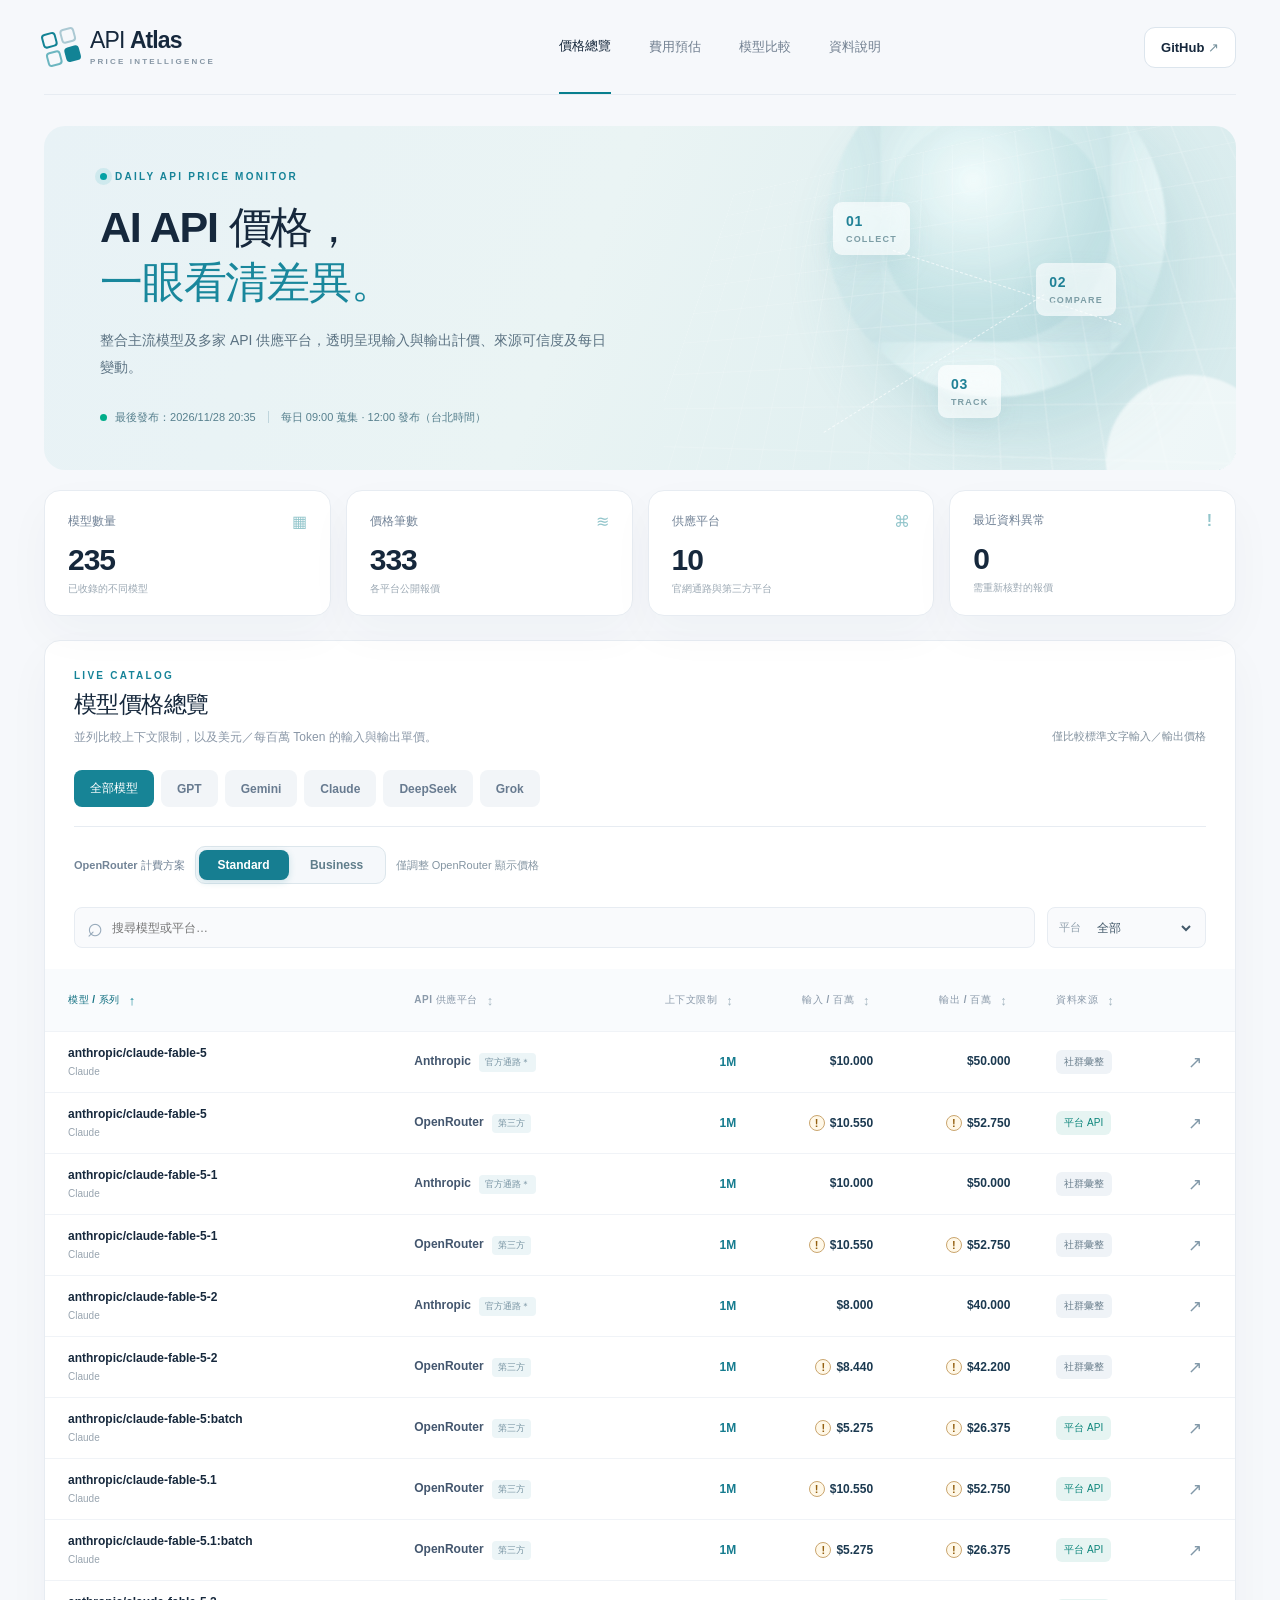
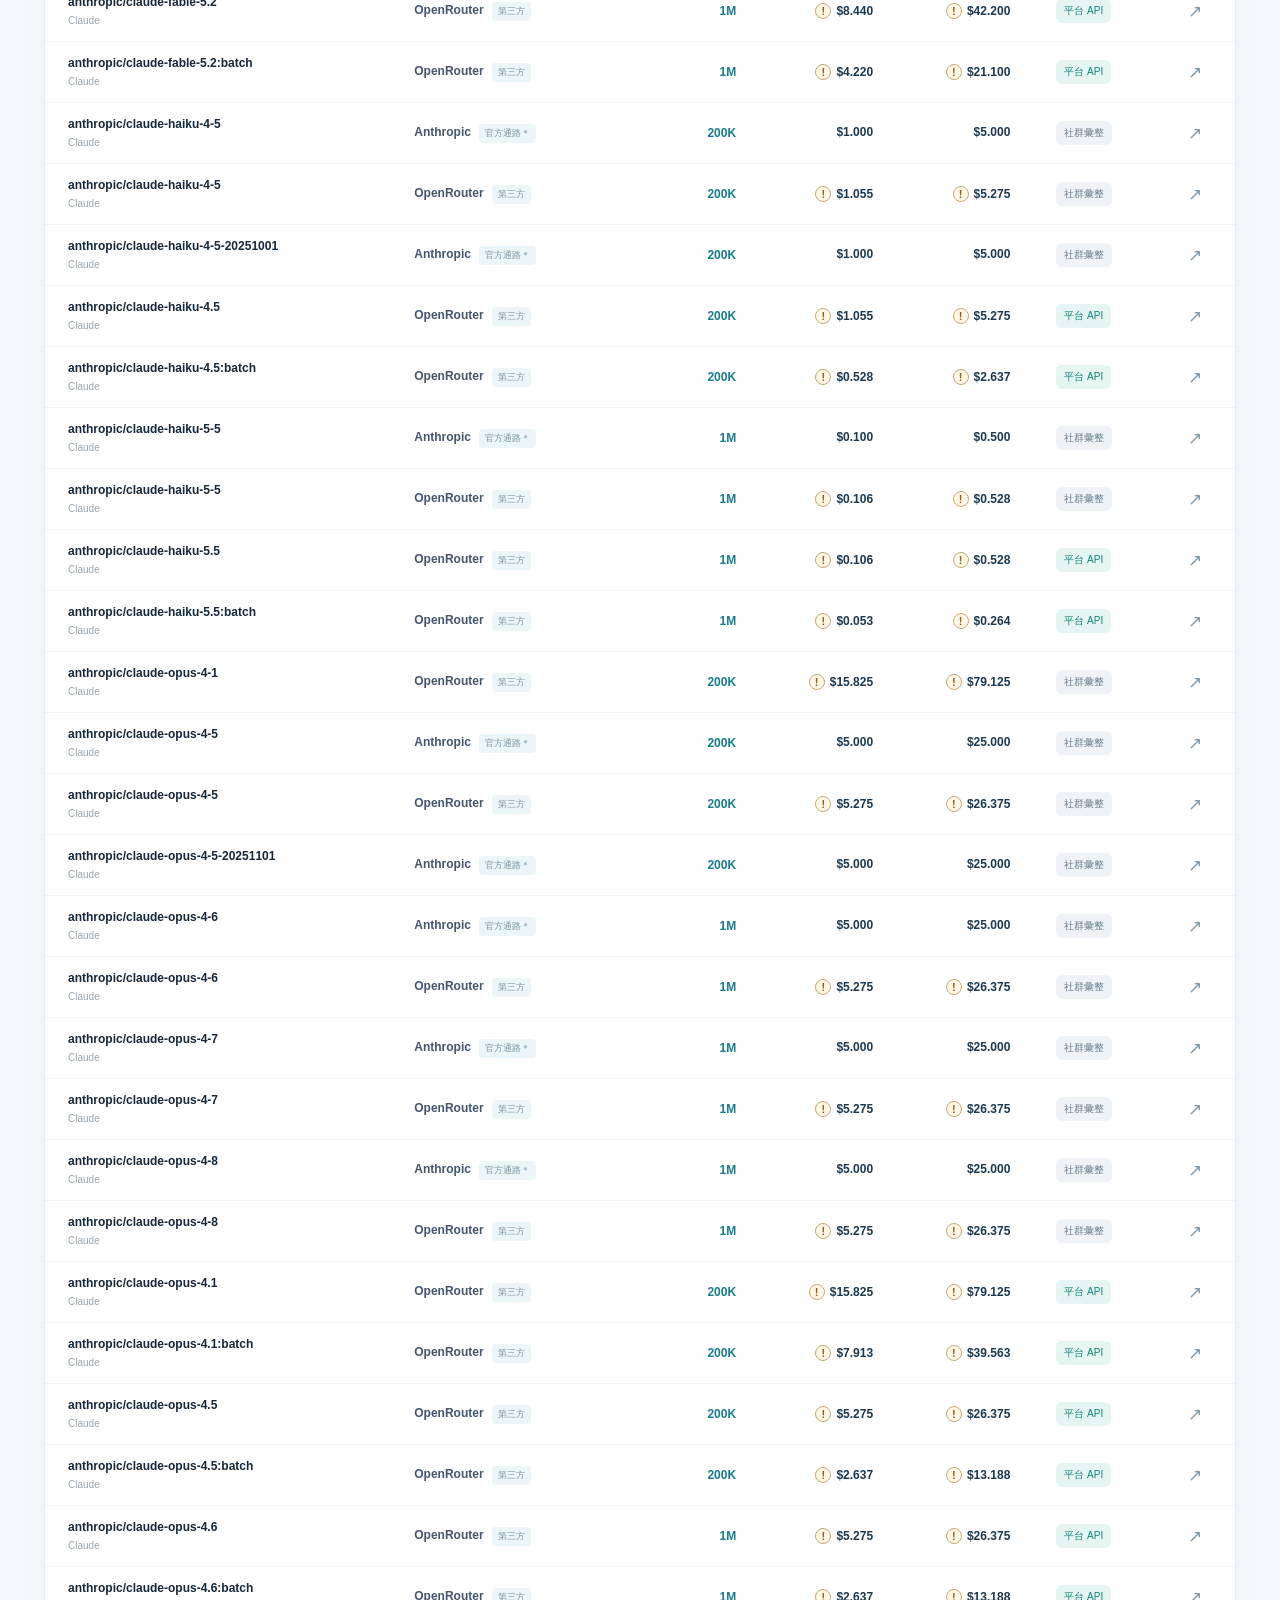
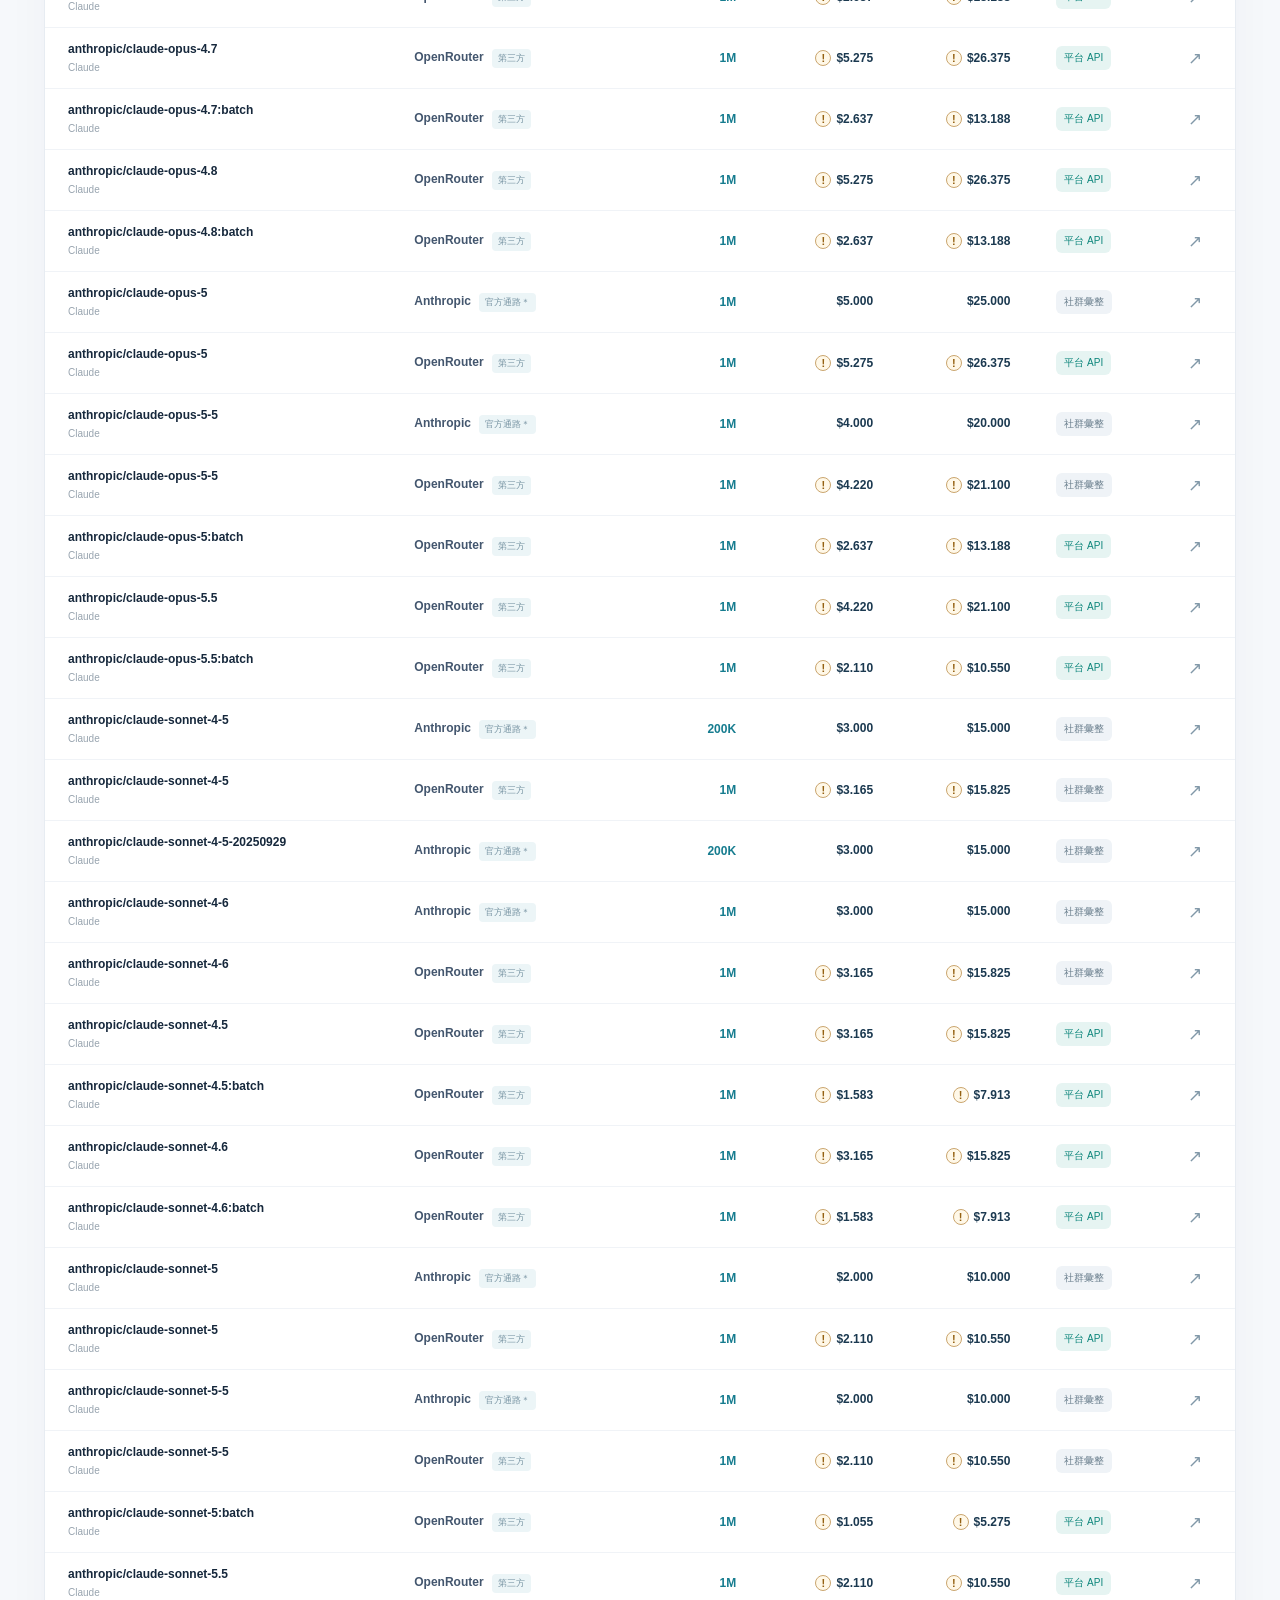
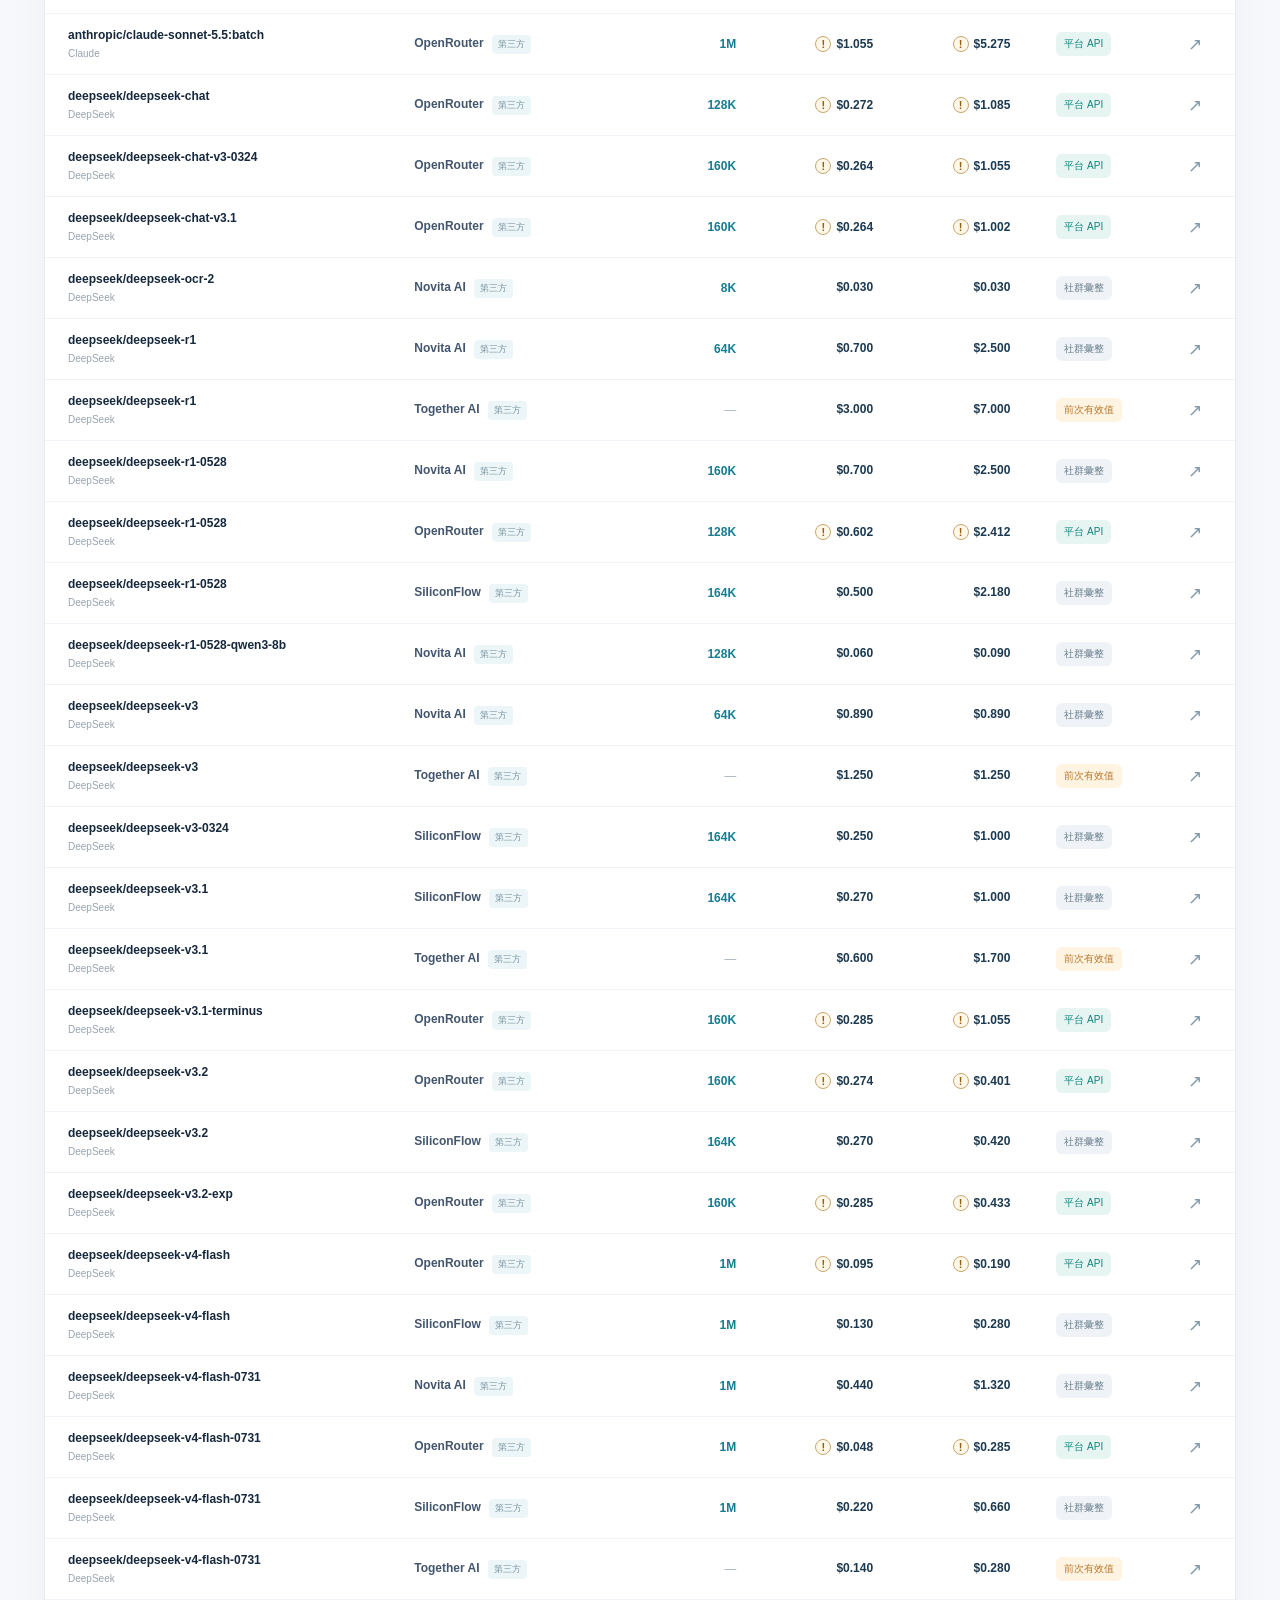
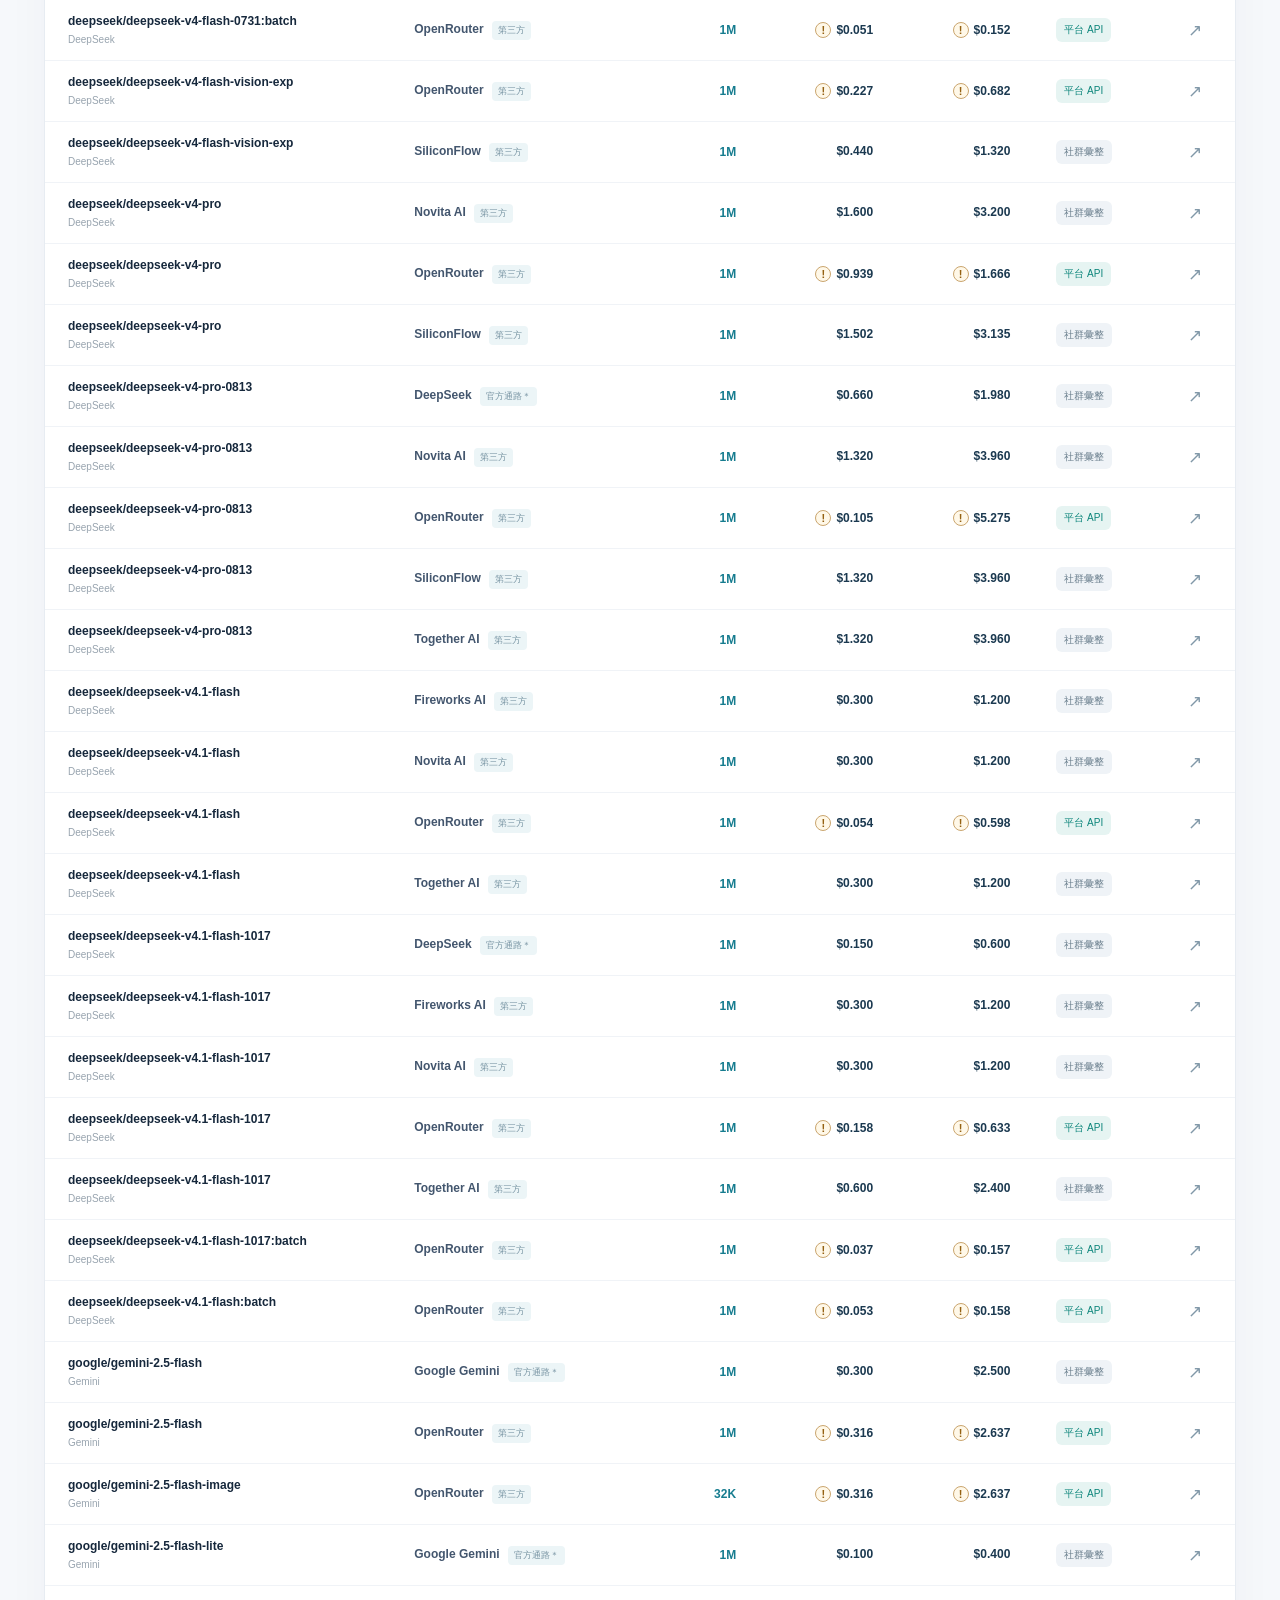
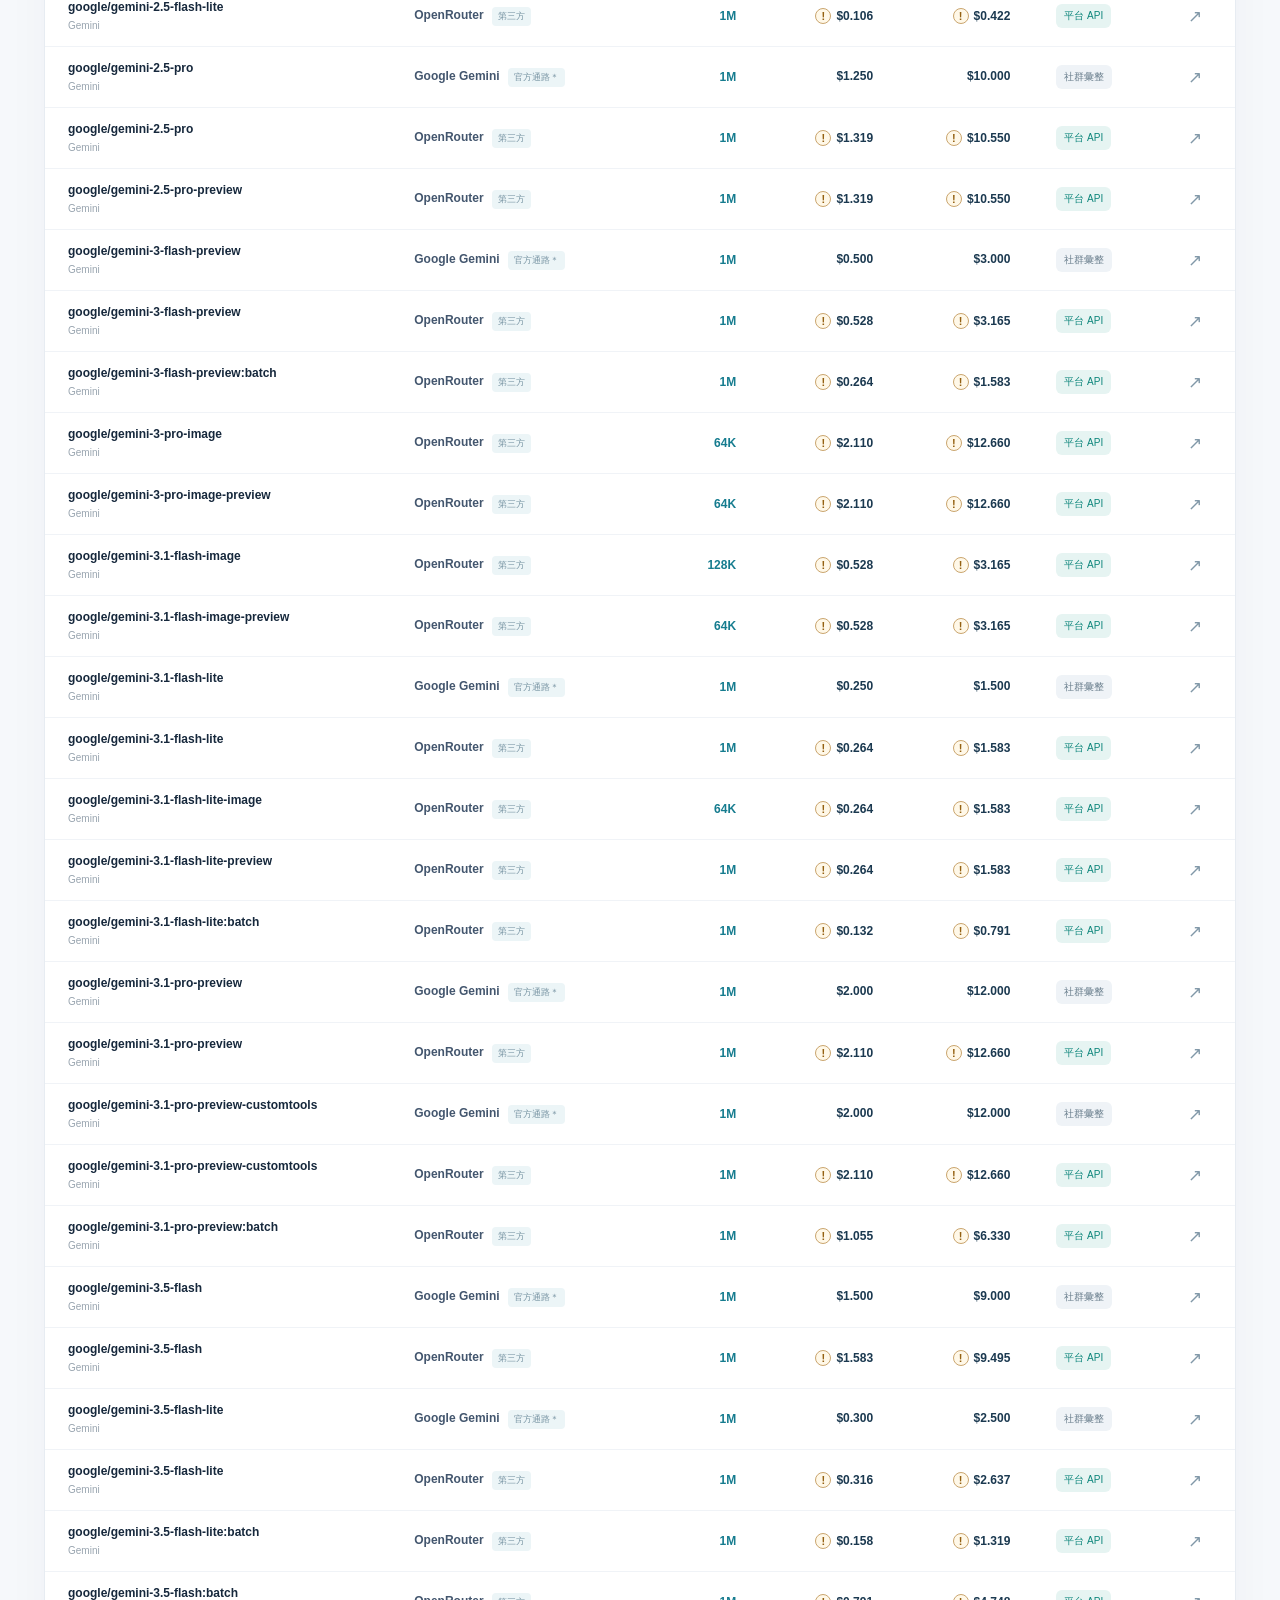
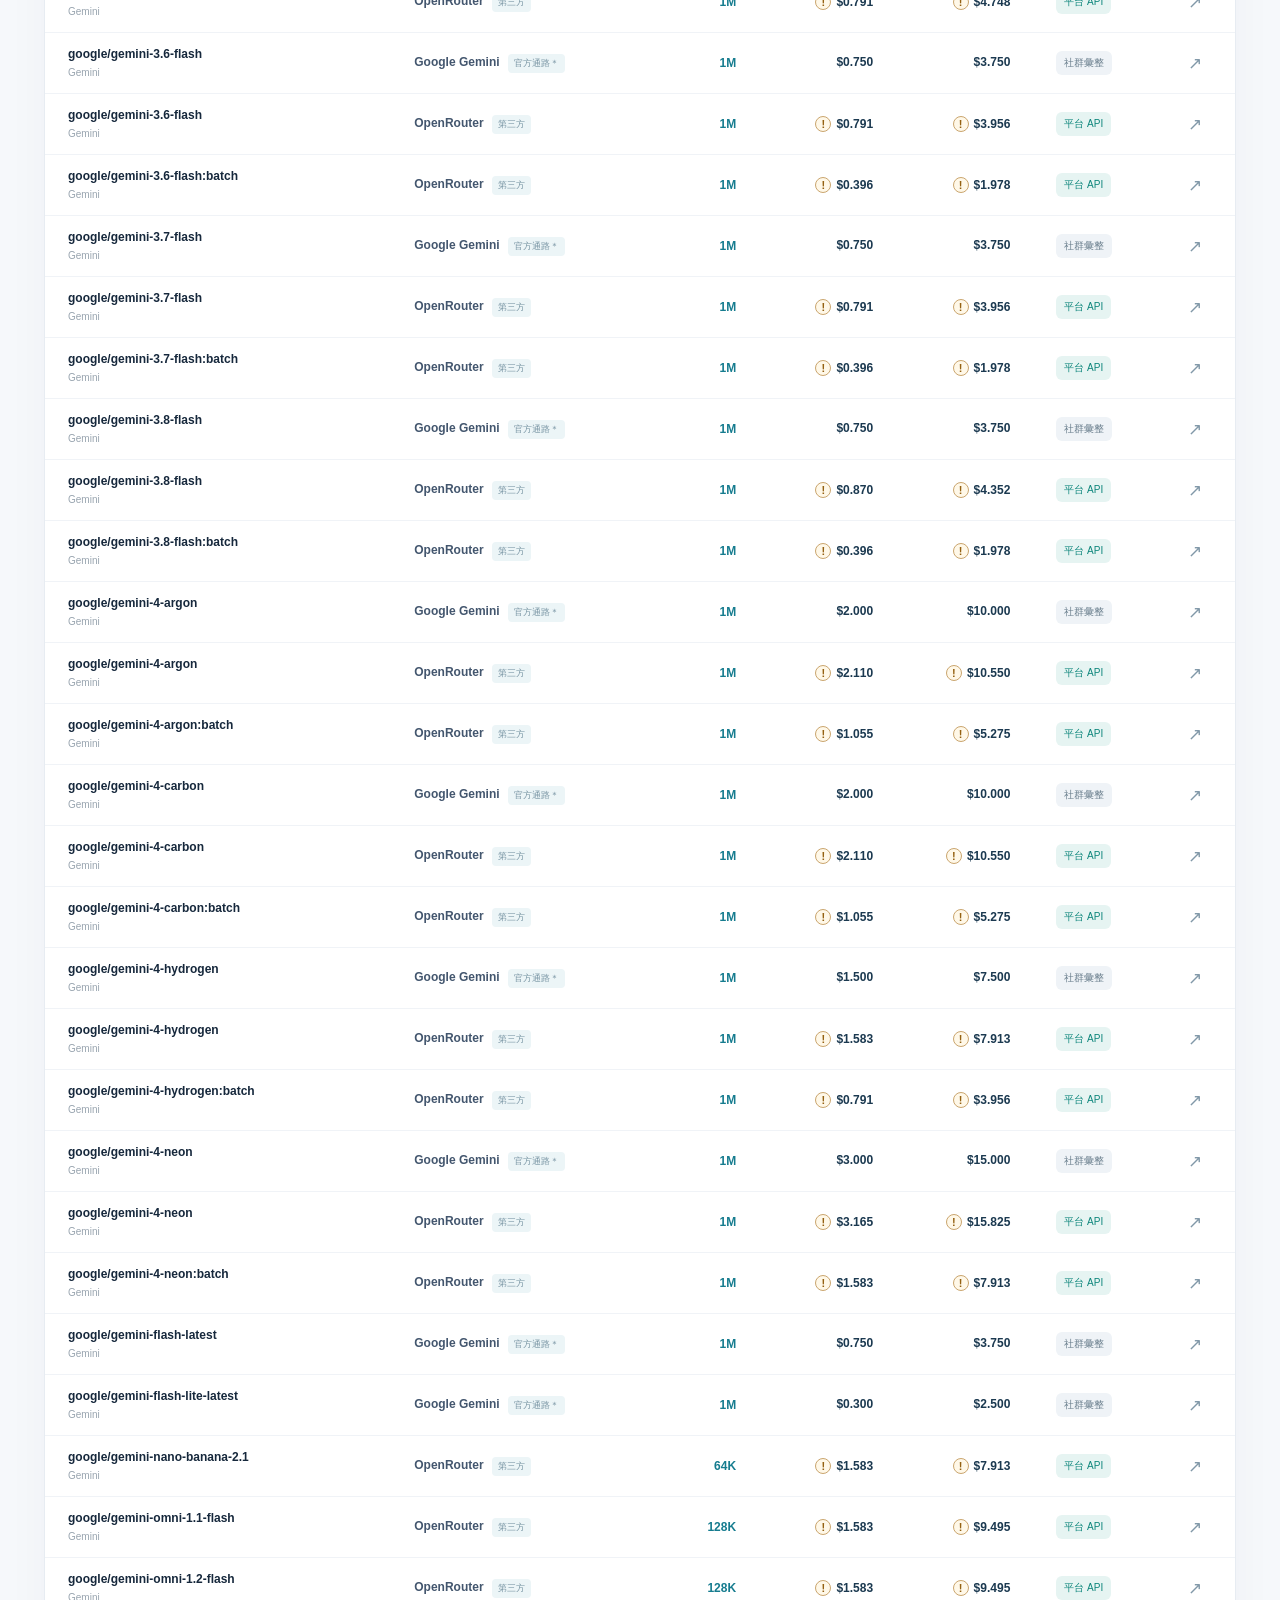
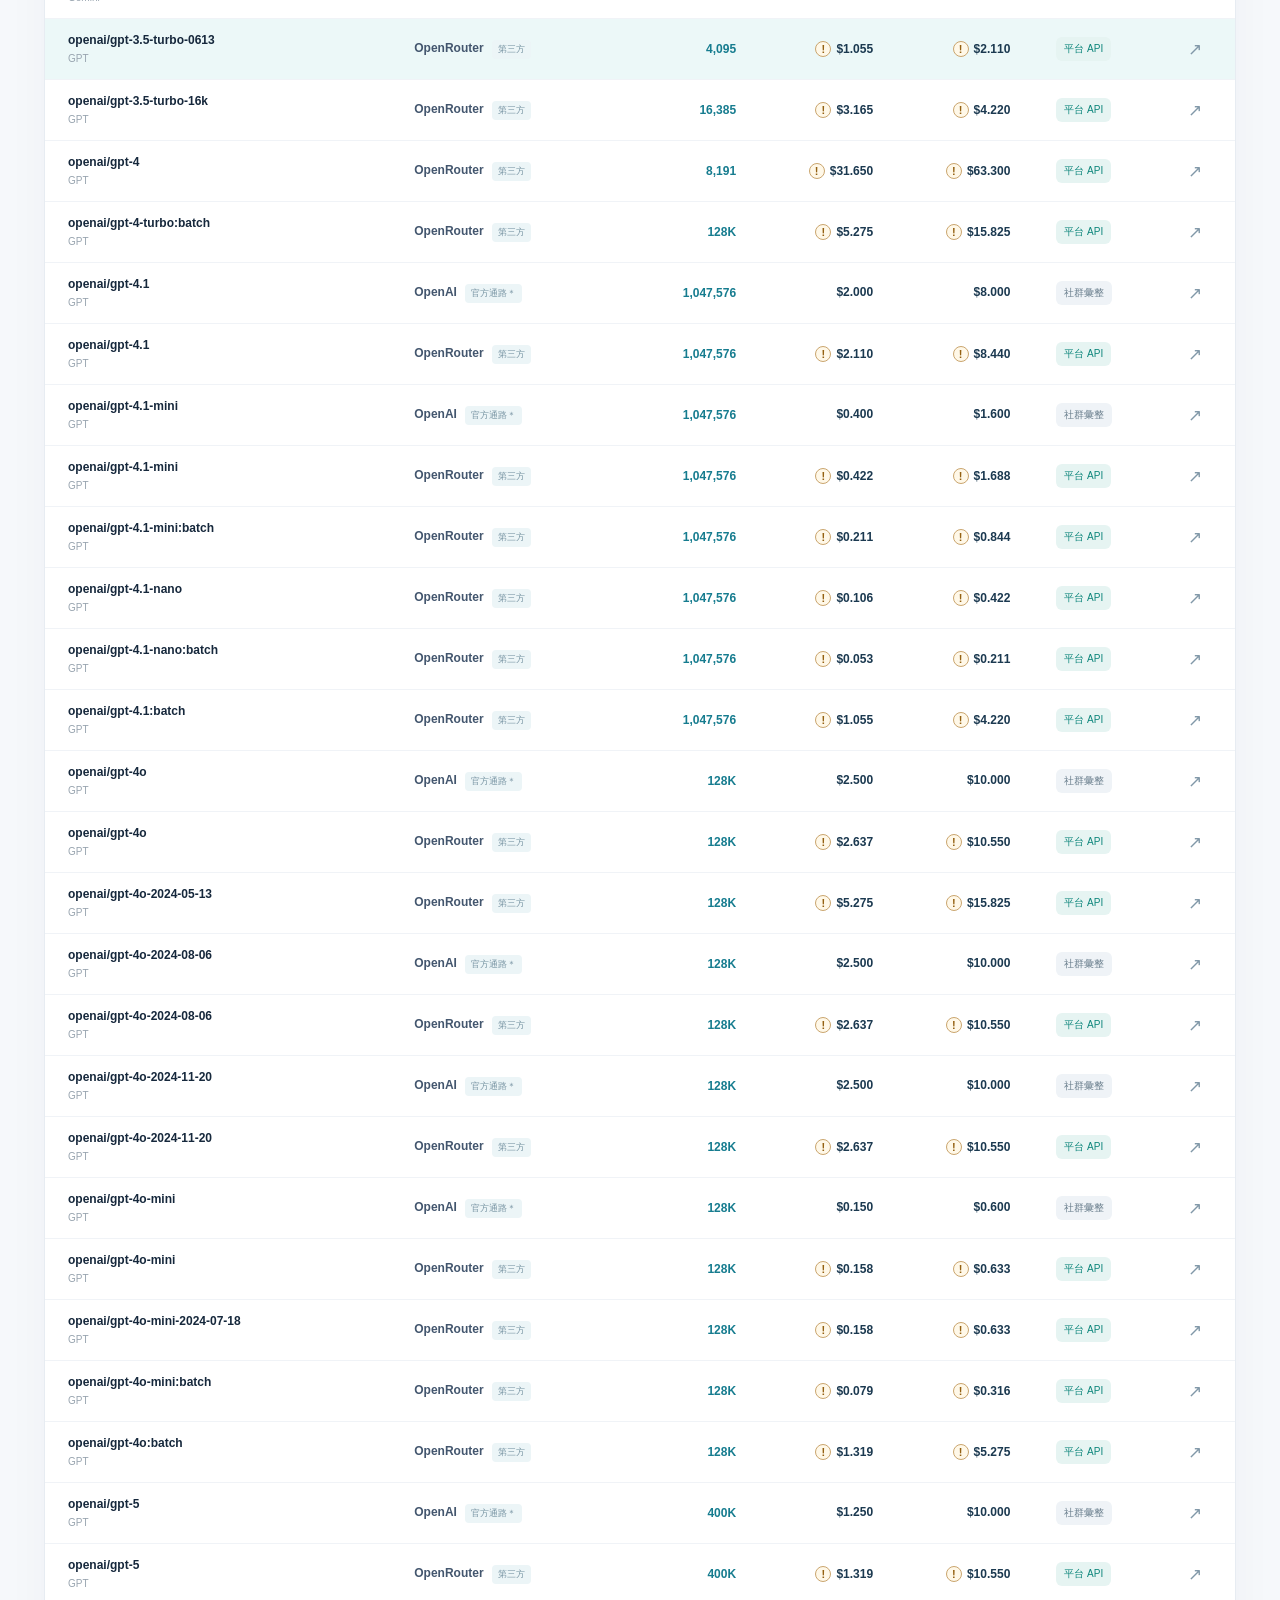
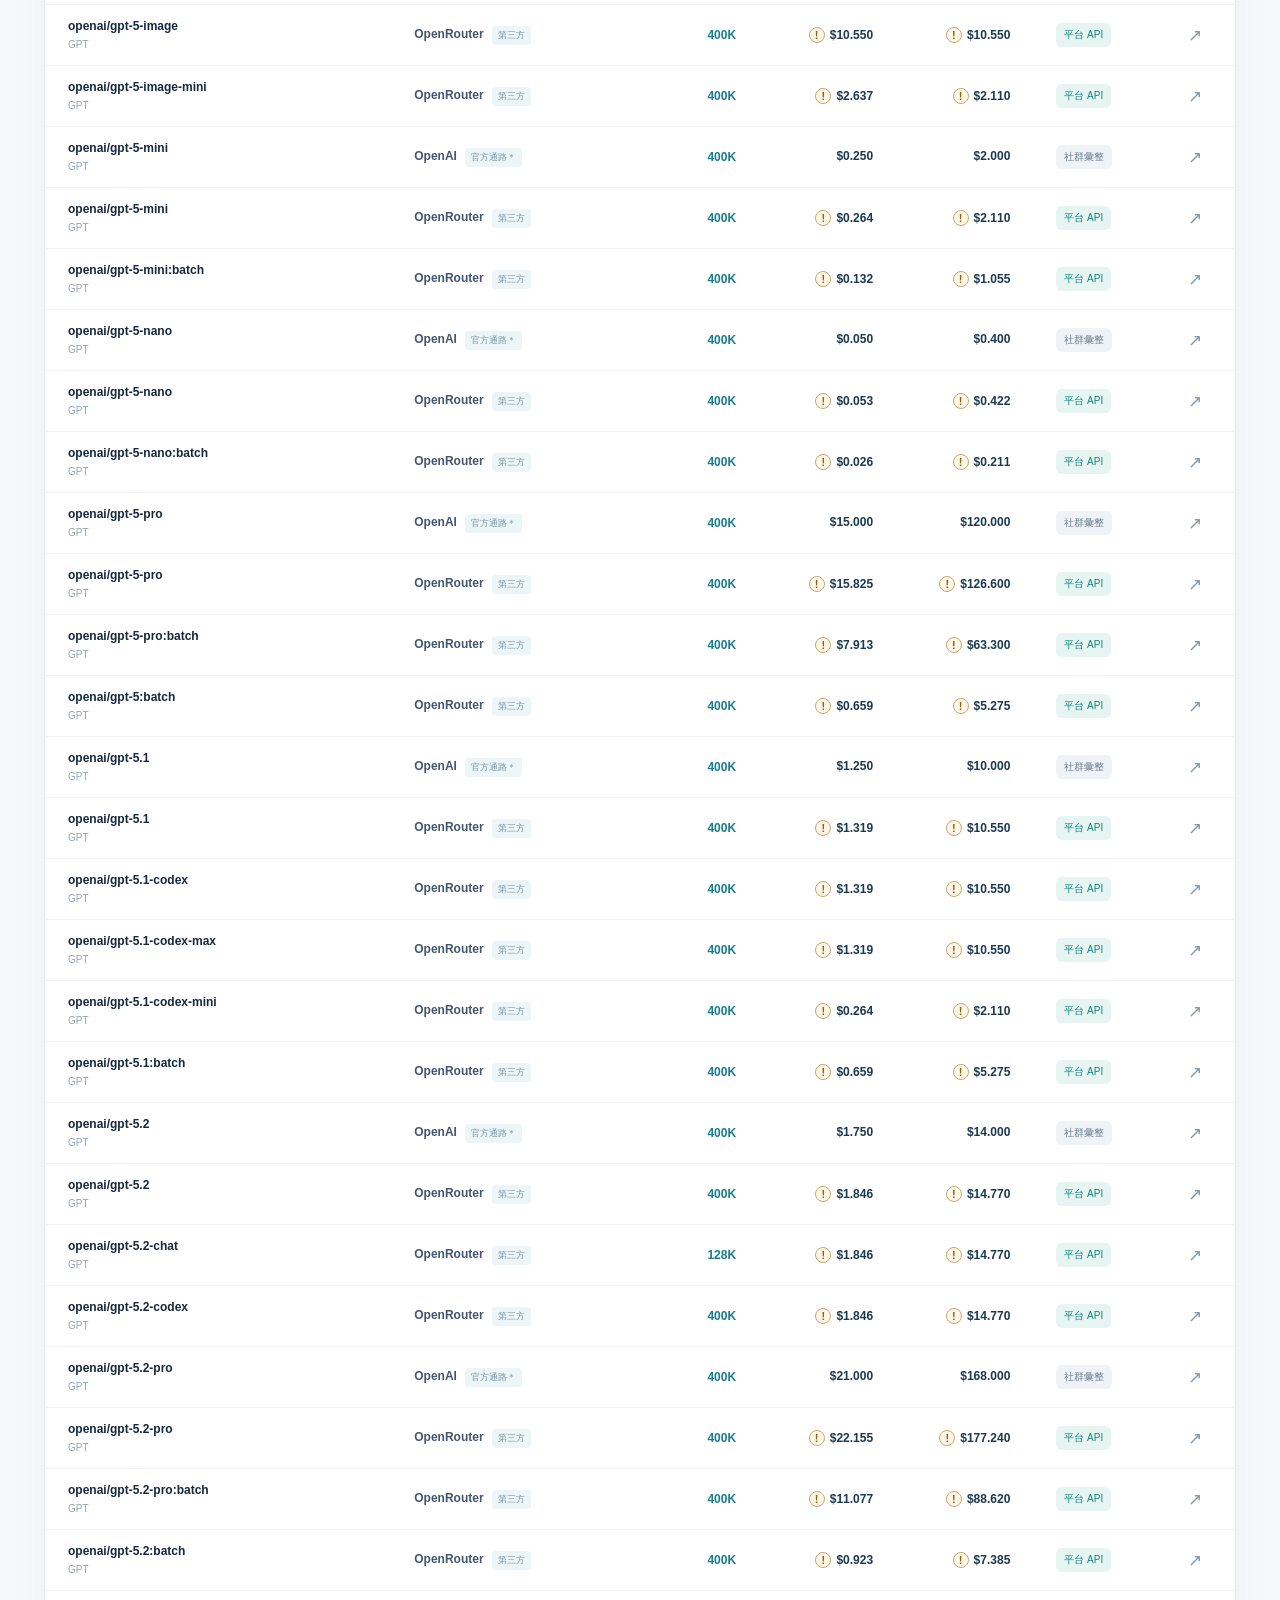
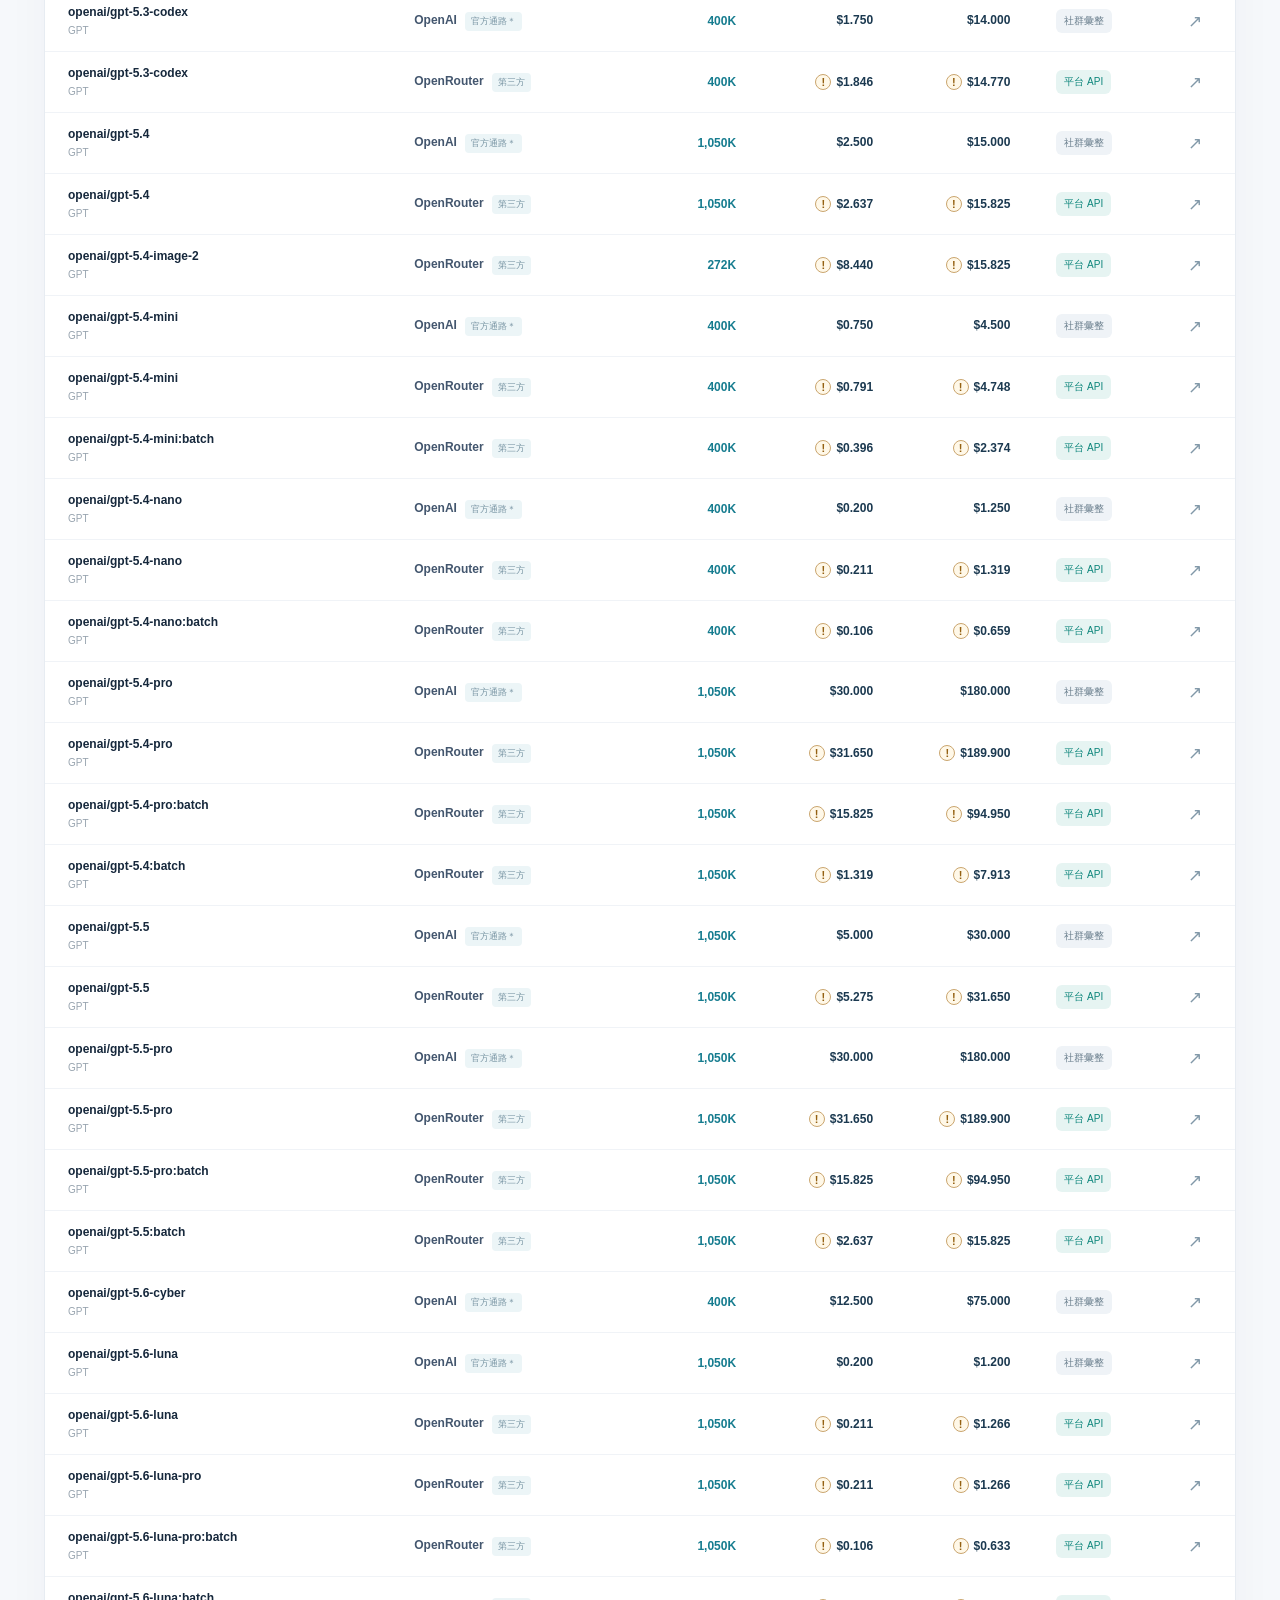
<file: site/index.html>
<!doctype html>
<html lang="zh-Hant">
<head>
  <meta charset="utf-8">
  <meta name="viewport" content="width=device-width, initial-scale=1">
  <meta name="color-scheme" content="light">
  <meta name="theme-color" content="#f5f7fb">
  <meta name="description" content="GPT、Gemini、Claude、DeepSeek、Grok 的 AI API 價格比較與歷史變動追蹤。">
  <title>API Atlas — AI API 價格追蹤</title>
  <link rel="stylesheet" href="./style.css">
  <script src="./fees.js" defer></script>
  <script src="./app.js" defer></script>
</head>
<body>
  <div class="app-shell">
    <header class="topbar">
      <div class="brand" aria-label="API Atlas 首頁">
        <span class="brand-icon" aria-hidden="true"><span></span><span></span><span></span><span></span></span>
        <div class="brand-label">API <strong>Atlas</strong><small>PRICE INTELLIGENCE</small></div>
      </div>
      <nav class="top-nav" aria-label="網站導覽">
        <a href="#prices" class="nav-active" aria-current="page">價格總覽</a>
        <a href="./estimate.html">費用預估</a>
        <a href="#comparison">模型比較</a>
        <a href="#about">資料說明</a>
      </nav>
      <a class="quick-nav" href="./estimate.html">費用預估 ↗</a>
      <a class="top-link" href="https://github.com/EstherAIRP/ai-api-price-tracker" target="_blank" rel="noopener noreferrer" id="repoLink">GitHub <span aria-hidden="true">↗</span></a>
    </header>
    <main>
      <section class="hero" aria-labelledby="mainTitle">
        <div class="hero-copy">
          <div class="eyebrow"><span class="pulse"></span> DAILY API PRICE MONITOR</div>
          <h1 id="mainTitle">AI API 價格，<br><em>一眼看清差異。</em></h1>
          <p>整合主流模型及多家 API 供應平台，透明呈現輸入與輸出計價、來源可信度及每日變動。</p>
          <div class="hero-meta"><span id="freshness"><span class="meta-dot muted"></span> 尚無發布資料</span><span class="meta-separator"></span><span>每日 09:00 蒐集 · 12:00 發布（台北時間）</span></div>
        </div>
        <div class="hero-art" aria-hidden="true">
          <div class="orb orb-one"></div><div class="orb orb-two"></div>
          <div class="art-grid"></div>
          <div class="art-floating f-one">01 <span>COLLECT</span></div>
          <div class="art-floating f-two">02 <span>COMPARE</span></div>
          <div class="art-floating f-three">03 <span>TRACK</span></div>
          <div class="art-line l-one"></div><div class="art-line l-two"></div>
        </div>
      </section>
      <section class="stats" aria-label="資料概況">
        <article class="stat-card"><div class="stat-name">模型數量 <span class="stat-icon">▦</span></div><div class="stat-number" id="statModels">—</div><div class="stat-caption">已收錄的不同模型</div></article>
        <article class="stat-card"><div class="stat-name">價格筆數 <span class="stat-icon">≋</span></div><div class="stat-number" id="statQuotes">—</div><div class="stat-caption">各平台公開報價</div></article>
        <article class="stat-card"><div class="stat-name">供應平台 <span class="stat-icon">⌘</span></div><div class="stat-number" id="statProviders">—</div><div class="stat-caption">官網通路與第三方平台</div></article>
        <article class="stat-card"><div class="stat-name">最近資料異常 <span class="stat-icon">!</span></div><div class="stat-number" id="statWarnings">—</div><div class="stat-caption">需重新核對的報價</div></article>
      </section>
      <section id="prices" class="main-card">
        <div class="section-intro"><div><div class="section-kicker">LIVE CATALOG</div><h2>模型價格總覽</h2><p>並列比較上下文限制，以及美元／每百萬 Token 的輸入與輸出單價。</p></div><div class="mini-caption">僅比較標準文字輸入／輸出價格</div></div>
        <div class="filters">
          <div class="family-chips" id="families" role="group" aria-label="模型系列">
            <button type="button" class="chip active" data-family="all" aria-pressed="true">全部模型</button>
            <button type="button" class="chip" data-family="GPT">GPT</button>
            <button type="button" class="chip" data-family="Gemini">Gemini</button>
            <button type="button" class="chip" data-family="Claude">Claude</button>
            <button type="button" class="chip" data-family="DeepSeek">DeepSeek</button>
            <button type="button" class="chip" data-family="Grok">Grok</button>
          </div>
          <div class="billing-filter">
            <span class="billing-label">OpenRouter 計費方案</span>
            <div class="billing-switch" id="billingPlans" role="group" aria-label="OpenRouter 計費方案">
              <button type="button" class="billing-option active" data-plan="standard" aria-pressed="true">Standard</button>
              <button type="button" class="billing-option" data-plan="business" aria-pressed="false">Business</button>
            </div>
            <span class="billing-note">僅調整 OpenRouter 顯示價格</span>
          </div>
          <div class="filter-controls">
            <label class="search"><span aria-hidden="true">⌕</span><input id="search" placeholder="搜尋模型或平台…" autocomplete="off" aria-label="搜尋模型或平台"></label>
            <label class="select-wrap"><span>平台</span><select id="provider"><option value="all">全部</option></select></label>
            
          </div>
        </div>

        <div class="mobile-sort-bar" role="group" aria-label="手機版欄位排序">
          <span class="mobile-sort-caption">排序</span>
          <button type="button" class="mobile-sort-item" data-sort-header="model" data-sort="model" aria-pressed="true">模型<span class="sort-indicator" aria-hidden="true">↑</span></button>
          <button type="button" class="mobile-sort-item" data-sort-header="provider" data-sort="provider" aria-pressed="false">平台<span class="sort-indicator" aria-hidden="true">↕</span></button>
          <button type="button" class="mobile-sort-item" data-sort-header="context" data-sort="context" aria-pressed="false">上下文<span class="sort-indicator" aria-hidden="true">↕</span></button>
          <button type="button" class="mobile-sort-item" data-sort-header="input" data-sort="input" aria-pressed="false">輸入價<span class="sort-indicator" aria-hidden="true">↕</span></button>
          <button type="button" class="mobile-sort-item" data-sort-header="output" data-sort="output" aria-pressed="false">輸出價<span class="sort-indicator" aria-hidden="true">↕</span></button>
          <button type="button" class="mobile-sort-item" data-sort-header="source" data-sort="source" aria-pressed="false">來源<span class="sort-indicator" aria-hidden="true">↕</span></button>
        </div>
        <div id="loadNotice" class="load-notice" role="status" aria-live="polite">正在載入價格資料…</div>
        <div class="table-scroll"><table id="priceTable"><thead><tr><th data-sort-header="model" aria-sort="ascending"><button type="button" class="sort-button" data-sort="model">模型 / 系列<span class="sort-indicator" aria-hidden="true">↑</span></button></th><th data-sort-header="provider" aria-sort="none"><button type="button" class="sort-button" data-sort="provider">API 供應平台<span class="sort-indicator" aria-hidden="true">↕</span></button></th><th class="num" data-sort-header="context" aria-sort="none"><button type="button" class="sort-button" data-sort="context">上下文限制<span class="sort-indicator" aria-hidden="true">↕</span></button></th><th class="num" data-sort-header="input" aria-sort="none"><button type="button" class="sort-button" data-sort="input">輸入 / 百萬<span class="sort-indicator" aria-hidden="true">↕</span></button></th><th class="num" data-sort-header="output" aria-sort="none"><button type="button" class="sort-button" data-sort="output">輸出 / 百萬<span class="sort-indicator" aria-hidden="true">↕</span></button></th><th data-sort-header="source" aria-sort="none"><button type="button" class="sort-button" data-sort="source">資料來源<span class="sort-indicator" aria-hidden="true">↕</span></button></th><th aria-label="開啟詳情"></th></tr></thead><tbody id="priceRows"></tbody></table></div>
        <button id="priceMore" type="button" class="mobile-load-more" hidden>顯示更多報價</button>
        <div class="empty-state" id="emptyState" hidden><div class="empty-icon" aria-hidden="true">◇</div><h3 id="emptyTitle">尚無價格資料</h3><p id="emptyText">請先執行第一次「full」更新，資料通過驗證後會自動顯示在此。</p></div>
        <footer class="table-footer"><span id="shownCount">價格資料載入中…</span><span>OpenRouter 已按方案換算含費參考價；小額儲值最低費與稅金另計</span></footer>
      </section>
      <section id="comparison" class="detail-layout" aria-labelledby="detailTitle">
        <div class="detail-card"><div class="section-kicker">MODEL COMPARISON</div><h2 id="detailTitle">挑選模型，查看各平台報價</h2><p class="subtle">點選上方任一模型列，即可查看同一模型在其他平台的價格。</p><div id="modelDetail" class="detail-empty"><span aria-hidden="true">◎</span><p>等待選取模型</p></div></div>
        <div class="detail-card calculator"><div class="section-kicker">COST SIMULATOR</div><h2>使用成本試算</h2><p class="subtle">依選取的單筆報價，估算文字 Token 使用成本。</p><div class="calc-grid"><label>輸入 Token 數<input id="inputTokens" type="number" min="0" max="10000000000" value="1000000"></label><label>輸出 Token 數<input id="outputTokens" type="number" min="0" max="10000000000" value="300000"></label></div><div class="calc-label" id="calcModel">請先選擇模型</div><div class="calc-price" id="calcPrice">—</div><div class="calc-note" id="calcNote">依所選平台及方案計算；不含稅、快取與分級計價。</div>
<div class="chart-wrap"><div class="chart-head"><strong>近 180 天價格變動</strong><span>輸入 / 百萬 Token</span></div><svg id="trendChart" role="img" aria-label="選取模型的價格歷史走勢圖" viewBox="0 0 480 120" preserveAspectRatio="none"></svg><p class="chart-placeholder" id="chartPlaceholder">尚無歷史紀錄</p></div></div>
      </section>
      <section id="about" class="note-card"><div><div class="section-kicker">DATA TRANSPARENCY</div><h2>資料如何取得？</h2></div><div class="note-copy"><p><strong>平台 API 報價</strong>：直接讀取 OpenRouter 提供的模型計價資料；若該來源拒絕存取，系統會保留前次有效值並顯示過期狀態。</p><p><strong>社群彙整參考</strong>：其餘供應平台使用 Models.dev 公開資料。標示「官方通路」代表可向開發商直接購買，<em>不代表已從官方價格頁逐項查核</em>。</p><p><strong>OpenRouter 方案換算</strong>：切換 Standard／Business 時，OpenRouter 價格依儲值手續費率換算為含費參考價（原牌價 × 1.055／1.08），並以驚嘆號提示；非逐筆推論另外收費。Standard 單次儲值最低收費 $0.80，小額儲值的實際負擔可能較高。其他平台維持蒐集牌價。此政策資料為人工核對快照，非每日自動核實。<a href="https://openrouter.ai/pricing" target="_blank" rel="noopener noreferrer">OpenRouter 官方定價</a>。</p><p><strong>上下文限制</strong>：使用各平台模型目錄提供的上下文長度，與最大輸出 Token 分別保存。OpenRouter 路由可能切換供應商，顯示值屬目錄參考限制，不代表所有路由都保證相同；來源缺值則顯示「—」。</p><p><strong>每天自動更新</strong>：09:00 蒐集、12:00 發布；來源失敗或異常價格不會覆蓋有效舊值。個別供應商的批次、快取及促銷費率可能不同，實際購買前應點選官網核對。</p></div></section>
    </main>
    <footer class="site-footer"><span>© API Atlas · Public price transparency</span><span>資料僅供比較參考，實際費用以供應商結帳資訊為準。</span></footer>
  </div>
  <div class="fee-popover" id="feePopover" role="tooltip" hidden></div>
</body>
</html>
</file>
<file: site/style.css>
:root{--ink:#16283c;--muted:#748397;--line:#e7ecf2;--surface:#fff;--bg:#f6f8fb;--teal:#087f8e;--teal-soft:#e5f5f5;--shadow:0 18px 45px rgba(33,53,72,.035);font-family:Inter,-apple-system,BlinkMacSystemFont,"Segoe UI", "Noto Sans TC",Arial,sans-serif;color:var(--ink);background:var(--bg);font-synthesis:none}*{box-sizing:border-box}html{scroll-behavior:smooth}body{margin:0}button,input,select{font:inherit}button{cursor:pointer}a{color:inherit}.app-shell{max-width:1360px;margin:auto;padding:0 44px}.topbar{height:95px;display:flex;align-items:center;justify-content:space-between;border-bottom:1px solid var(--line)}.brand{display:flex;align-items:center;gap:12px}.brand-icon{width:34px;height:34px;display:grid;grid-template-columns:1fr 1fr;gap:4px;transform:rotate(-15deg)}.brand-icon span{border:2.5px solid #128395;border-radius:4px}.brand-icon span:nth-child(2){border-color:#abc9d3}.brand-icon span:nth-child(3){border-color:#6cb6c0}.brand-icon span:nth-child(4){background:#128395;border:0}.brand-label{font-size:23px;font-weight:450;letter-spacing:-.9px;line-height:1}.brand-label strong{font-weight:750}.brand-label small{display:block;color:#8797a5;letter-spacing:2.2px;font-size:8px;margin-top:6px;font-weight:750}.top-nav{display:flex;gap:38px;margin-left:80px;align-items:center;height:100%}.top-nav a{text-decoration:none;color:#728091;font-size:13px;font-weight:600;height:100%;display:flex;align-items:center}.top-nav .nav-active{border-bottom:2px solid var(--teal);color:var(--ink)}.top-link{font-weight:700;text-decoration:none;font-size:13px;border:1px solid #dce5ed;border-radius:11px;background:#fff;padding:12px 16px}.top-link span{color:#75909c}.hero{display:flex;min-height:322px;position:relative;overflow:hidden;border-radius:21px;margin-top:31px;background:linear-gradient(112deg,#e8f2f6 0%,#eaf4f4 45%,#d7ebed 100%);padding:45px 56px}.hero-copy{position:relative;z-index:2;width:58%;min-width:500px}.eyebrow,.section-kicker{font-size:10px;letter-spacing:2.25px;color:#168398;font-weight:800}.eyebrow{display:flex;align-items:center;gap:8px}.pulse{width:7px;height:7px;border-radius:100%;background:#03a1a5;box-shadow:0 0 0 5px rgba(6,164,173,.11)}.hero h1{font-size:43px;line-height:1.29;margin:18px 0 16px;letter-spacing:-1.2px;font-weight:800}.hero h1 em{font-style:normal;color:#19879c}.hero p{color:#5b7282;font-size:14px;line-height:1.95;max-width:520px;margin:0}.hero-meta{display:flex;align-items:center;gap:12px;font-size:11px;color:#57808e;margin-top:28px;flex-wrap:wrap}.meta-dot{display:inline-block;width:7px;height:7px;background:#00ad89;border-radius:100%;margin-right:5px}.meta-dot.muted{background:#b2c2c8}.meta-separator{height:12px;width:1px;background:#bfd5dc}.hero-art{position:absolute;right:0;top:0;height:100%;width:48%;opacity:.96;overflow:hidden}.art-grid{position:absolute;inset:0;opacity:.4;background-image:linear-gradient(#ffffff6b 1px,transparent 1px),linear-gradient(90deg,#ffffff6b 1px,transparent 1px);background-size:32px 32px;transform:perspective(300px) rotateX(22deg) rotateY(-15deg) scale(1.2)}.orb{position:absolute;border-radius:50%;filter:blur(1px)}.orb-one{width:340px;height:340px;right:70px;top:-69px;border:55px solid rgba(255,255,255,.18);background:radial-gradient(circle at 40% 30%,#f6ffffc4,#a6d5d977 57%,#77b5c059);box-shadow:22px 42px 65px #7dbbc04a}.orb-two{width:170px;height:170px;right:-40px;bottom:-75px;background:#ffffff99}.art-floating{position:absolute;border-radius:9px;background:rgba(255,255,255,.66);box-shadow:0 10px 23px #7ca9b226;backdrop-filter:blur(9px);padding:11px 13px;color:#177c92;font-weight:900;font-size:14px;letter-spacing:.8px}.art-floating span{color:#799aa3;font-size:9px;display:block;letter-spacing:1.2px;margin-top:5px}.f-one{right:57%;top:22%}.f-two{right:21%;top:40%}.f-three{right:41%;bottom:15%}.art-line{position:absolute;border-top:1px dashed #ffffffa8;transform:rotate(18deg);width:240px;right:19%;top:47%}.l-two{transform:rotate(-32deg);width:260px;right:30%;top:69%}.stats{display:grid;grid-template-columns:repeat(4,minmax(0,1fr));gap:15px;margin-top:20px}.stat-card,.main-card,.detail-card,.note-card{background:#fff;border:1px solid var(--line);box-shadow:var(--shadow);border-radius:16px}.stat-card{padding:21px 23px 19px}.stat-name{font-size:12px;color:#718296;font-weight:700;display:flex;align-items:center;justify-content:space-between}.stat-icon{font-size:16px;color:#92c5cb}.stat-number{font-size:30px;font-weight:780;letter-spacing:-1px;margin:12px 0 5px}.stat-caption{font-size:10px;color:#9ca9b4}.main-card{margin-top:24px;overflow:hidden}.section-intro{padding:29px 29px 22px;display:flex;justify-content:space-between;align-items:end}.section-intro h2,.detail-card h2,.note-card h2{font-size:23px;letter-spacing:-.6px;margin:8px 0 7px}.section-intro p,.subtle{font-size:12px;color:#8a97a7;line-height:1.8;margin:0}.mini-caption{font-size:11px;color:#82919e;padding-bottom:4px}.filters{padding:0 29px 21px}.family-chips{display:flex;flex-wrap:wrap;gap:7px;border-bottom:1px solid var(--line);padding-bottom:19px}.chip{border:1px solid transparent;background:#f2f5f8;color:#687b90;border-radius:8px;padding:9px 15px;font-size:12px;font-weight:700}.chip:hover{border-color:#b7d4da}.chip.active{background:#178496;color:#fff}.filter-controls{display:flex;gap:12px;align-items:center;margin-top:19px}.search{display:flex;align-items:center;gap:7px;background:#f9fafc;border:1px solid var(--line);border-radius:8px;padding:0 12px;height:41px;flex:1}.search span{font-size:27px;font-weight:400;color:#98aabb;line-height:1}.search input{background:transparent;border:0;outline:0;width:100%;color:var(--ink);font-size:12px}.select-wrap{display:flex;align-items:center;gap:12px;background:#f9fafc;border:1px solid var(--line);border-radius:8px;height:41px;padding:0 11px;white-space:nowrap}.select-wrap span{font-size:11px;color:#91a0ad}.select-wrap select{border:0;background:transparent;outline:none;color:#43596a;font-size:12px;max-width:145px}.table-scroll{overflow-x:auto}table{width:100%;border-collapse:collapse;font-size:12px;white-space:nowrap}th{background:#f9fbfd;color:#8b9aaa;text-align:left;font-size:10px;font-weight:760;padding:17px 23px;text-transform:uppercase;letter-spacing:.5px}th.num,td.num{text-align:right}td{border-top:1px solid #f0f3f7;padding:14px 23px}tr.quote-row{cursor:pointer}tr.quote-row:hover{background:#f8fbfc}tr.quote-row.selected{background:#ecf8f8}td.model-cell strong{font-size:12px;display:block;font-weight:750;margin-bottom:4px}td.model-cell small{font-size:10px;color:#98a4af}.provider-cell{font-weight:680;color:#43566e}.type-tag{font-size:9px;color:#7995a4;background:#ecf5f7;padding:3px 6px;border-radius:4px;display:inline-block;margin-left:8px}.dollar{font-variant-numeric:tabular-nums;font-weight:690;color:#1b3950}.sum{color:#167f8c;font-weight:770}.source-tag{font-size:10px;border-radius:6px;background:#eff3f7;color:#667b8a;padding:5px 8px;display:inline-block}.source-tag.direct{background:#e6f4f2;color:#0c857b}.source-tag.stale{background:#fff3e2;color:#b8782a}.open-arrow{color:#8198a8;font-size:17px}.table-footer{border-top:1px solid var(--line);padding:18px 29px;display:flex;justify-content:space-between;font-size:10px;color:#8796a6}.empty-state{text-align:center;margin:35px 20px 55px}.empty-icon{display:inline-flex;justify-content:center;align-items:center;background:#edf5f8;color:#4f9bab;width:66px;height:66px;border-radius:20px;font-size:30px}.empty-state h3{font-size:17px;margin:17px 0 8px}.empty-state p{font-size:12px;color:var(--muted);max-width:450px;margin:auto;line-height:1.8}.detail-layout{display:grid;grid-template-columns:1.05fr .95fr;gap:17px;margin:22px 0}.detail-card{padding:26px 29px;min-height:295px}.detail-empty{text-align:center;color:#90a5b3;padding:56px 0 35px}.detail-empty span{font-size:37px;color:#b9d5db}.detail-empty p{font-size:12px}.details-header{display:flex;justify-content:space-between;gap:15px;align-items:flex-start;margin:21px 0 18px}.details-header strong{font-size:15px}.details-header span{display:block;font-size:11px;margin-top:5px;color:#8da0af}.official-link{font-size:11px;color:#117e92;text-decoration:none;background:#edf8f8;padding:9px 11px;border-radius:8px}.mini-table{width:100%;border-collapse:collapse}.mini-table th{font-size:10px;padding:11px 12px}.mini-table td{font-size:11px;padding:10px 12px}.mini-table td a{color:#318a99;text-decoration:none}.calc-grid{display:grid;grid-template-columns:1fr 1fr;gap:10px;margin:22px 0 20px}.calc-grid label{font-size:11px;font-weight:700;color:#60798c}.calc-grid input{width:100%;display:block;margin-top:8px;padding:11px 12px;border:1px solid var(--line);border-radius:8px;color:#3f596c;outline-color:#74c3cb}.calc-label{font-size:11px;color:#8da0af}.calc-price{font-size:31px;font-weight:800;letter-spacing:-.5px;margin:8px 0 3px}.calc-note{font-size:10px;color:#96a4b1}.chart-wrap{border-top:1px solid var(--line);margin-top:23px;padding-top:19px;position:relative}.chart-head{display:flex;align-items:center;justify-content:space-between;gap:8px}.chart-head strong{font-size:11px}.chart-head span{font-size:10px;color:#96a5b0}#trendChart{height:95px;margin-top:7px;width:100%}.chart-placeholder{position:absolute;inset:38px 0 0;display:flex;align-items:center;justify-content:center;color:#9aaab8;font-size:11px}.note-card{display:grid;grid-template-columns:32% 1fr;gap:30px;padding:29px;margin-bottom:24px}.note-copy{font-size:12px;line-height:1.85;color:#687e90}.note-copy p{margin:0 0 10px}.note-copy p:last-child{margin:0}.note-copy strong{color:#284052}.site-footer{border-top:1px solid var(--line);display:flex;justify-content:space-between;gap:15px;padding:25px 0 35px;color:#a0aebb;font-size:10px}.source-note{color:#a37c40;font-size:10px;display:block;margin-top:4px}button:focus-visible,a:focus-visible,input:focus-visible,select:focus-visible{outline:3px solid #91d6dc;outline-offset:2px}[hidden]{display:none!important}@media(max-width:1100px){.app-shell{padding:0 24px}.top-nav{gap:20px;margin-left:15px}.hero-copy{min-width:0;width:68%}.hero h1{font-size:35px}.hero-art{width:42%}.stats{grid-template-columns:repeat(2,1fr)}}@media(max-width:750px){.app-shell{padding:0 15px}.topbar{height:75px}.top-nav{display:none}.brand-label{font-size:19px}.brand-icon{width:27px;height:27px}.hero{margin-top:15px;padding:30px 22px;min-height:300px}.hero-copy{width:100%}.hero h1{font-size:32px}.hero p{font-size:12px;max-width:95%}.hero-art{opacity:.25;width:70%}.hero-meta{margin-top:21px}.stats{gap:10px;margin-top:13px}.stat-card{padding:17px 16px}.stat-number{font-size:25px}.main-card{margin-top:16px}.section-intro{padding:22px 17px 17px}.mini-caption{display:none}.section-intro h2,.detail-card h2,.note-card h2{font-size:20px}.filters{padding:0 17px 15px}.filter-controls{flex-wrap:wrap}.search{flex-basis:100%}.select-wrap{flex:1;justify-content:space-between}.select-wrap select{max-width:110px}th,td{padding:14px 15px}.detail-layout{grid-template-columns:1fr;gap:14px;margin:16px 0}.detail-card{padding:22px 18px;min-height:0}.note-card{display:block;padding:23px 18px}.note-copy{margin-top:12px}.table-footer,.site-footer{flex-direction:column;gap:8px}.art-floating{display:none}}@media(prefers-reduced-motion:reduce){html{scroll-behavior:auto}}
/* One site-wide OpenRouter plan selector; source catalog stays unmodified. */
.billing-filter{display:flex;align-items:center;flex-wrap:wrap;gap:12px;margin:17px 0 6px}
.billing-label{font-weight:750;font-size:12px;color:#506d7d}
.billing-switch{display:inline-flex;padding:3px;border-radius:10px;border:1px solid #dce6ec;background:#f5f8fb;gap:3px}
.billing-option{font-size:12px;border:0;border-radius:8px;padding:8px 15px;background:transparent;color:#607e8b;font-weight:700}
.billing-option.active{background:#167e91;color:white;box-shadow:0 2px 7px #1b7d8d30}
.billing-note{font-size:11px;color:#8ca0ad}
.price-with-info{display:inline-flex;align-items:center;gap:5px;white-space:nowrap}
.fee-info-button{width:16px;height:16px;flex:none;border:1px solid #caa56e;border-radius:50%;background:#fff8e8;color:#946112;padding:0;line-height:14px;text-align:center;font-size:11px;font-weight:850;vertical-align:middle;cursor:help}
.fee-info-button:hover,.fee-info-button:focus-visible{background:#f4e4c9;border-color:#a37736}
.fee-popover{position:fixed;z-index:9999;max-width:min(290px,calc(100vw - 24px));width:max-content;padding:12px 14px;border:1px solid #d9e4e9;border-radius:11px;box-shadow:0 12px 30px #1c364133;background:white;color:#3d5668;line-height:1.6;pointer-events:none;white-space:normal}
.fee-popover strong{font-size:12px;display:block;margin-bottom:4px;color:#183d52}
.fee-popover span{display:block;font-size:11px;color:#6a8091}
@media(max-width:750px){.billing-filter{gap:8px}.billing-note{width:100%}.billing-option{padding:9px 12px}}

/* Asset loading feedback and a compact billing control, consistent with existing filters. */
.load-notice{margin:0 29px 16px;padding:11px 14px;border-radius:9px;border:1px solid #d7e7ec;background:#f3fafb;color:#477386;font-size:12px}.load-notice[hidden]{display:none}
.billing-filter{gap:10px;margin:15px 0 5px;min-height:46px}.billing-label{font-size:11px;color:#728497}.billing-switch{box-shadow:none}.billing-option{min-width:90px}.billing-note{font-size:11px;color:#8495a2}
@media(max-width:600px){.billing-filter{align-items:center}.billing-option{min-width:78px}.load-notice{margin:0 15px 13px}}

/* Cost Estimator: inherit the same design tokens, cards, controls and table as the price page. */
.quick-nav{display:none;padding:10px 12px;border:1px solid #cce0e4;border-radius:9px;background:#fff;color:var(--teal);font-size:12px;font-weight:750;text-decoration:none;white-space:nowrap}
.estimate-hero{min-height:290px}
.estimate-form{padding:0 29px 25px}
.scenario-grid{display:grid;grid-template-columns:repeat(2,minmax(0,1fr));gap:14px}
.scenario-grid label{display:flex;flex-direction:column;font-size:12px;font-weight:750;color:#4d687b;min-width:0}
.scenario-grid small{font-size:10px;color:#92a1b0;font-weight:400;margin:5px 0 9px;min-height:15px}
.scenario-grid input{display:block;width:100%;border:1px solid #e1e9ef;background:#f9fbfc;border-radius:9px;padding:12px 13px;font-variant-numeric:tabular-nums;font-size:14px;color:#203c50;outline-color:#74c3cb}
.scenario-grid input:focus{border-color:#90c7cf;background:#fff}
.scenario-help{color:#8d9daa;font-size:11px;line-height:1.8;margin:16px 0 20px}
.scenario-summary{display:grid;grid-template-columns:repeat(3,minmax(0,1fr));gap:12px}
.scenario-summary>div{display:flex;align-items:baseline;flex-wrap:wrap;gap:6px;border-radius:10px;background:#f3f8fa;padding:13px 15px}
.scenario-summary span{color:#738a9a;font-size:11px;flex-basis:100%}
.scenario-summary strong{color:#197f91;font-size:23px;font-weight:790;letter-spacing:-.5px;font-variant-numeric:tabular-nums}
.scenario-summary small{color:#9aaab6;font-size:10px}
.scenario-error{font-size:12px;color:#b33738;margin:14px 0 0}
.estimate-switches{display:flex;gap:24px;align-items:center;flex-wrap:wrap}
.estimate-switches .billing-filter{margin:15px 0 5px}
.estimate-cost{min-width:125px}
.estimate-money{display:flex;align-items:center;justify-content:flex-end;font-weight:790;font-size:13px;color:#164b61;font-variant-numeric:tabular-nums}
.currency-filter .billing-option:disabled{opacity:.46;cursor:not-allowed}
.estimate-peers .estimate-peer-price .price-with-info{justify-content:flex-end;gap:4px}
.estimate-peers .estimate-peer-price .fee-info-button{width:15px;height:15px;font-size:10px;line-height:13px}
.estimate-unsupported{display:block;color:#9daeb9;font-size:16px}
.estimate-muted{display:block;color:#9facb8;font-size:9px;max-width:150px;overflow:hidden;text-overflow:ellipsis}
.fx-stat{font-size:26px}
.estimate-details{min-height:300px}
.estimate-breakdown{padding:4px 0 5px}
.estimate-detail-line{display:flex;align-items:center;gap:8px;flex-wrap:wrap;justify-content:space-between;border-bottom:1px solid #eff3f6;padding:10px 0;font-size:12px;color:#74879a}
.estimate-detail-line strong{color:#1d4c60;font-size:12px;margin-left:auto;font-variant-numeric:tabular-nums}
.estimate-detail-line small{color:#8ea2b1;min-width:95px;text-align:right;font-variant-numeric:tabular-nums}
.estimate-detail-total{font-size:12px;font-weight:850;color:#1c5668;margin-top:17px}
.estimate-round-summary{display:grid;grid-template-columns:repeat(3,minmax(0,1fr));gap:8px;margin:17px 0 0}
.estimate-round-item{background:#f1f7f9;border:1px solid #e0ecf0;border-radius:9px;padding:11px 10px;min-width:0}
.estimate-round-item span,.estimate-round-item small{display:block;font-size:10px;color:#8198a7}
.estimate-round-item strong{display:block;font-size:14px;margin:6px 0;color:#16778b;word-break:break-all}
.estimate-peers{white-space:nowrap}
.estimate-peers td,.estimate-peers th{padding:11px 9px;font-size:10px}
.estimate-warning{background:#fff5e7;border-radius:9px;color:#916530;padding:15px;font-size:12px;line-height:1.7}
@media(max-width:1100px){
  .scenario-grid{grid-template-columns:repeat(2,minmax(0,1fr))}
  .estimate-switches{gap:12px}
}
@media(max-width:750px){
  .quick-nav{display:inline-flex;margin-left:auto;margin-right:12px}
  .topbar .top-link{display:none}
  .estimate-hero{min-height:280px}
  .estimate-form{padding:0 17px 21px}
  .scenario-grid{gap:10px}
  .scenario-grid small{min-height:30px}
  .scenario-summary>div{padding:11px}
  .scenario-summary strong{font-size:18px}
  .estimate-switches{gap:4px}
  .estimate-switches .billing-filter{width:100%;margin:8px 0}
  .estimate-cost{min-width:117px}
  .estimate-details{padding:20px 16px}
  .estimate-round-item{padding:9px 7px}
  .estimate-round-item strong{font-size:12px}
}
@media(max-width:420px){
  .scenario-grid{grid-template-columns:repeat(2,minmax(0,1fr))}
  .scenario-grid small{font-size:9px}
  .scenario-summary{gap:6px}
  .scenario-summary span{font-size:10px}
  .scenario-summary strong{font-size:16px}
}

/* Uniform numeric alignment: both platforms use the same reserved warning-icon slot. */
.price-with-info{font-variant-numeric:tabular-nums;font-feature-settings:"tnum" 1}
.price-with-info .money-number{font-variant-numeric:tabular-nums;font-feature-settings:"tnum" 1;text-align:right}
.price-with-info .fee-info-placeholder{width:16px;height:16px;flex:0 0 16px;visibility:hidden;pointer-events:none}
.estimate-cost .price-with-info,.estimate-peer-price .price-with-info{justify-content:flex-end}
.estimate-detail-line .money-number,.estimate-round-item .money-number{font-variant-numeric:tabular-nums;font-feature-settings:"tnum" 1}

/* Sort directly from column headings; preserve numeric alignment and mobile scroll. */
.sort-button{display:inline-flex;align-items:center;gap:6px;min-height:28px;padding:0;margin:0;border:0;background:transparent;color:inherit;font:inherit;font-weight:inherit;letter-spacing:inherit;text-transform:inherit;white-space:nowrap;cursor:pointer;text-align:inherit}
.sort-button:hover,.sort-button:focus-visible{color:#137e90}
.sort-button:focus-visible{outline:2px solid #68aeba;outline-offset:3px;border-radius:3px}
.sort-indicator{display:inline-flex;width:13px;align-items:center;justify-content:center;color:#a5b6c1;font-size:13px;font-weight:850;line-height:1}
th[aria-sort="ascending"] .sort-button,th[aria-sort="descending"] .sort-button{color:#116f80}
th[aria-sort="ascending"] .sort-indicator,th[aria-sort="descending"] .sort-indicator{color:#138496}
th.num .sort-button{margin-left:auto}


/* Mobile-first reading layer: desktop retains the existing data table. */
.mobile-sort-bar,.mobile-load-more{display:none}
@media(max-width:750px){
  html,body{max-width:100%;overflow-x:clip}
  .app-shell{padding:0 12px}
  .topbar{height:auto;min-height:0;padding:13px 2px 0;display:flex;flex-wrap:wrap;align-items:center;gap:10px}
  .topbar .top-nav{display:flex;order:3;margin:0;width:100%;max-width:100%;height:46px;gap:20px;align-items:center;overflow-x:auto;overflow-y:hidden;scrollbar-width:none;border-top:1px solid var(--line)}
  .topbar .top-nav::-webkit-scrollbar{display:none}
  .topbar .top-nav a{flex:0 0 auto;height:45px;white-space:nowrap;font-size:12px}
  .topbar .quick-nav,.topbar .top-link{display:none}
  .brand{min-height:38px}
  .hero,.estimate-hero{min-height:0;margin-top:13px;padding:25px 19px;border-radius:15px}
  .hero-art{display:none}
  .hero-copy{width:100%;min-width:0}
  .hero h1{font-size:clamp(25px,7.2vw,34px);line-height:1.3;letter-spacing:-.8px}
  .hero p{max-width:100%;font-size:13px;line-height:1.8}
  .hero-meta{margin-top:16px;display:flex;flex-wrap:wrap;gap:5px 12px;line-height:1.6;font-size:10px}
  .hero-meta .meta-separator{display:none}
  .stats{grid-template-columns:repeat(2,minmax(0,1fr));gap:9px}
  .stat-card{padding:15px 12px;border-radius:12px;min-width:0}
  .stat-name{font-size:11px}
  .stat-number,.fx-stat{font-size:24px;overflow-wrap:anywhere}
  .stat-caption{font-size:10px;line-height:1.5}
  .main-card{margin-top:14px;border-radius:14px}
  .section-intro{padding:20px 16px 17px;gap:8px}
  .section-intro h2{font-size:19px;line-height:1.35}
  .section-intro p{font-size:12px}
  .filters{padding:0 16px 16px}
  .family-chips{flex-wrap:nowrap;gap:7px;overflow-x:auto;overscroll-behavior-x:contain;scrollbar-width:none;padding-bottom:14px;margin-right:-16px;padding-right:16px}
  .family-chips::-webkit-scrollbar{display:none}
  .family-chips .chip{flex:0 0 auto;min-height:42px;padding:10px 15px}
  .billing-filter,.estimate-switches .billing-filter{width:100%;display:flex;flex-direction:column;align-items:stretch;gap:7px;min-height:0;margin:12px 0 4px}
  .billing-label{font-size:12px}
  .billing-switch{width:100%;min-width:0;max-width:100%}
  .billing-option{flex:1 1 0;min-width:0;min-height:43px;font-size:12px;padding:9px 8px;white-space:nowrap}
  .billing-note{font-size:11px;line-height:1.75}
  .estimate-switches{gap:2px}
  .filter-controls{margin-top:13px;gap:9px}
  .search{flex:1 1 100%;min-width:0;height:46px}
  .search input{font-size:16px;min-width:0}
  .select-wrap{flex:1 1 100%;min-width:0;width:100%;min-height:45px}
  .select-wrap select{flex:1;max-width:none;min-width:0;font-size:15px}
  .mobile-sort-bar{display:flex;align-items:center;gap:7px;overflow-x:auto;overscroll-behavior-x:contain;scrollbar-width:none;padding:11px 16px 14px;border-top:1px solid var(--line);border-bottom:1px solid var(--line);background:#f9fbfc}
  .mobile-sort-bar::-webkit-scrollbar{display:none}
  .mobile-sort-caption{font-size:11px;font-weight:750;color:#778e9f;white-space:nowrap;flex:none}
  .mobile-sort-item{display:inline-flex;align-items:center;justify-content:center;gap:5px;flex:0 0 auto;min-height:42px;padding:9px 12px;border:1px solid #dfe9ed;border-radius:9px;background:white;font-size:12px;font-weight:700;color:#61798c;white-space:nowrap;cursor:pointer}
  .mobile-sort-item[aria-pressed="true"]{background:#e4f4f6;border-color:#85c4cc;color:#096e7d}
  .mobile-sort-item .sort-indicator{color:inherit}
  .mobile-sort-item:focus-visible{outline:2px solid #168496;outline-offset:2px}
  .table-scroll{overflow:visible}
  #priceTable,#estimateTable{display:block;width:100%;border-collapse:separate;white-space:normal}
  #priceTable thead,#estimateTable thead{display:none}
  #priceTable tbody,#estimateTable tbody{display:grid;grid-template-columns:minmax(0,1fr);gap:12px;padding:15px 13px 6px}
  #priceTable tbody tr.quote-row,#estimateTable tbody tr.quote-row{display:grid;grid-template-columns:minmax(0,1fr);gap:0;width:100%;padding:14px;border:1px solid #dce8ed;border-radius:13px;background:#fff;box-shadow:0 3px 13px rgba(27,69,88,.055);min-width:0}
  #priceTable tbody tr.quote-row.selected,#estimateTable tbody tr.quote-row.selected{background:#f5fbfc;border-color:#91c7cd}
  #priceTable tbody tr.quote-row td,#estimateTable tbody tr.quote-row td{border-top:0;min-width:0;padding:0}
  #priceTable tbody tr.quote-row td.model-cell,#estimateTable tbody tr.quote-row td.model-cell{display:block;padding:0 0 8px;text-align:left;overflow-wrap:anywhere;white-space:normal}
  #priceTable td.model-cell strong,#estimateTable td.model-cell strong{font-size:14px;line-height:1.55;margin:0 0 3px;overflow-wrap:anywhere}
  #priceTable td.model-cell small,#estimateTable td.model-cell small{font-size:11px}
  #priceTable tbody td.provider-cell,#estimateTable tbody td.provider-cell{display:flex;align-items:center;flex-wrap:wrap;gap:7px;font-size:12px;padding:0 0 10px!important;border-bottom:1px solid #edf1f4}
  #priceTable tbody td.provider-cell .type-tag,#estimateTable tbody td.provider-cell .type-tag{margin-left:0}
  #priceTable tbody td.num,#estimateTable tbody td.estimate-cost{display:flex;align-items:center;justify-content:space-between;gap:10px;width:100%;min-height:43px;padding:8px 0!important;font-size:13px;text-align:right}
  #priceTable tbody td.num::before,#estimateTable tbody td.estimate-cost::before,#priceTable tbody td.source-cell::before,#estimateTable tbody td.source-cell::before{content:attr(data-label);font-size:11px;color:#8095a3;font-weight:650;white-space:nowrap;flex:none;text-align:left}
  #priceTable tbody td.num .price-with-info,#estimateTable tbody td.estimate-cost .price-with-info{margin-left:auto;justify-content:flex-end;min-width:0;gap:5px}
  #priceTable tbody td.num .money-number,#estimateTable tbody td.estimate-cost .money-number{font-size:13px;font-variant-numeric:tabular-nums;white-space:nowrap}
  #priceTable tbody td.sum,#estimateTable tbody td.estimate-cost[data-label="50 次"]{margin:7px 0 1px;padding:10px!important;border-radius:9px;background:#e9f6f7;color:#116d7e}
  #priceTable tbody td.source-cell,#estimateTable tbody td.source-cell{display:flex;align-items:center;justify-content:space-between;gap:10px;padding:10px 0 2px!important}
  #priceTable tbody td.open-arrow,#estimateTable tbody td.open-arrow{display:flex;align-items:center;justify-content:flex-end;font-size:13px;color:#167c8f;padding:7px 0 0!important}
  #priceTable tbody td.open-arrow::before,#estimateTable tbody td.open-arrow::before{content:"查看明細";font-size:11px;margin-right:7px}
  .mobile-load-more:not([hidden]){display:block;width:calc(100% - 26px);min-height:47px;margin:9px auto 14px;border:1px solid #b8d7dc;background:#f0f9fa;color:#16768a;border-radius:10px;font-size:13px;font-weight:750;cursor:pointer}
  .mobile-load-more:focus-visible{outline:2px solid #167c90;outline-offset:2px}
  .table-footer{padding:13px 16px;font-size:11px;line-height:1.7;gap:6px}
  .load-notice{margin:0 13px 9px}
  .detail-layout{gap:12px;margin:14px 0}
  .detail-card{padding:20px 16px;border-radius:13px;overflow:hidden}
  .details-header{flex-direction:column;gap:9px}
  .details-header strong{overflow-wrap:anywhere}
  #modelDetail,#peerDetail{max-width:100%;min-width:0}
  #modelDetail table.mini-table,#peerDetail table.mini-table{display:block;white-space:normal}
  #modelDetail table.mini-table thead,#peerDetail table.mini-table thead{display:none}
  #modelDetail table.mini-table tbody,#peerDetail table.mini-table tbody{display:grid;gap:9px}
  #modelDetail table.mini-table tbody tr,#peerDetail table.mini-table tbody tr{display:block;padding:10px 12px;border:1px solid #e2ebef;border-radius:10px;background:#fafcfd}
  #modelDetail table.mini-table tbody tr.selected,#peerDetail table.mini-table tbody tr.selected{background:#edf7f8;border-color:#9bcbd1}
  #modelDetail table.mini-table tbody td,#peerDetail table.mini-table tbody td{display:flex;justify-content:space-between;align-items:center;gap:7px;padding:8px 0;min-width:0;border:0;white-space:normal;font-size:12px}
  #modelDetail table.mini-table tbody td::before,#peerDetail table.mini-table tbody td::before{content:attr(data-label);flex:none;font-size:11px;color:#8a9eac;font-weight:650}
  #modelDetail table.mini-table tbody td:first-child,#peerDetail table.mini-table tbody td:first-child{font-weight:750;overflow-wrap:anywhere}
  #modelDetail table.mini-table tbody td .price-with-info,#peerDetail table.mini-table tbody td .price-with-info{margin-left:auto}
  .scenario-grid{grid-template-columns:repeat(2,minmax(0,1fr));gap:11px}
  .scenario-grid label{font-size:12px;line-height:1.45}
  .scenario-grid small{min-height:32px;line-height:1.45;font-size:10px}
  .scenario-grid input{min-width:0;min-height:48px;padding:11px 10px;font-size:16px}
  .scenario-help{line-height:1.7}
  .scenario-summary{grid-template-columns:minmax(0,1fr);gap:8px}
  .scenario-summary>div{display:flex;align-items:baseline;gap:6px;min-width:0;padding:12px 14px}
  .scenario-summary span{flex:1 1 auto;font-size:12px;min-width:0}
  .scenario-summary strong{font-size:21px}
  .scenario-summary small{font-size:10px}
  .estimate-round-summary{grid-template-columns:minmax(0,1fr);gap:8px}
  .estimate-round-item{display:flex;justify-content:space-between;align-items:center;gap:10px;padding:11px 13px}
  .estimate-round-item span{font-size:12px}
  .estimate-round-item strong{font-size:14px;margin:0;text-align:right}
  .estimate-detail-line{gap:6px}
  .estimate-detail-line span{overflow-wrap:anywhere}
  .estimate-detail-line strong{flex:none;white-space:nowrap}
  .note-card{padding:20px 16px}
  .site-footer{padding:20px 5px;gap:8px;line-height:1.6}
}
@media(max-width:360px){
  .scenario-grid{gap:7px}
  .scenario-grid input{padding:9px 8px}
  .scenario-grid small{font-size:9px}
  .mobile-sort-item{padding:9px 11px}
}

/* Model metadata: context capacity is not a token price. */
.context-value{font-size:12px;font-weight:760;color:#167c8f;font-variant-numeric:tabular-nums;white-space:nowrap}
.context-value.unknown{color:#a6b4bd;font-weight:500}
#priceTable th[data-sort-header="context"] .sort-button{justify-content:flex-end}
@media(max-width:750px){
  #priceTable tbody td.context-limit{display:flex;align-items:center;justify-content:space-between;gap:10px;width:100%;min-height:43px;margin:7px 0 1px;padding:10px!important;border-radius:9px;background:#e9f6f7}
  #priceTable tbody td.context-limit::before{content:attr(data-label);font-size:11px;color:#718a98;font-weight:650;white-space:nowrap}
  #priceTable tbody td.context-limit .context-value{margin-left:auto;text-align:right;font-size:14px}
  #modelDetail td.context-limit .context-value{margin-left:auto}
}
</file>
